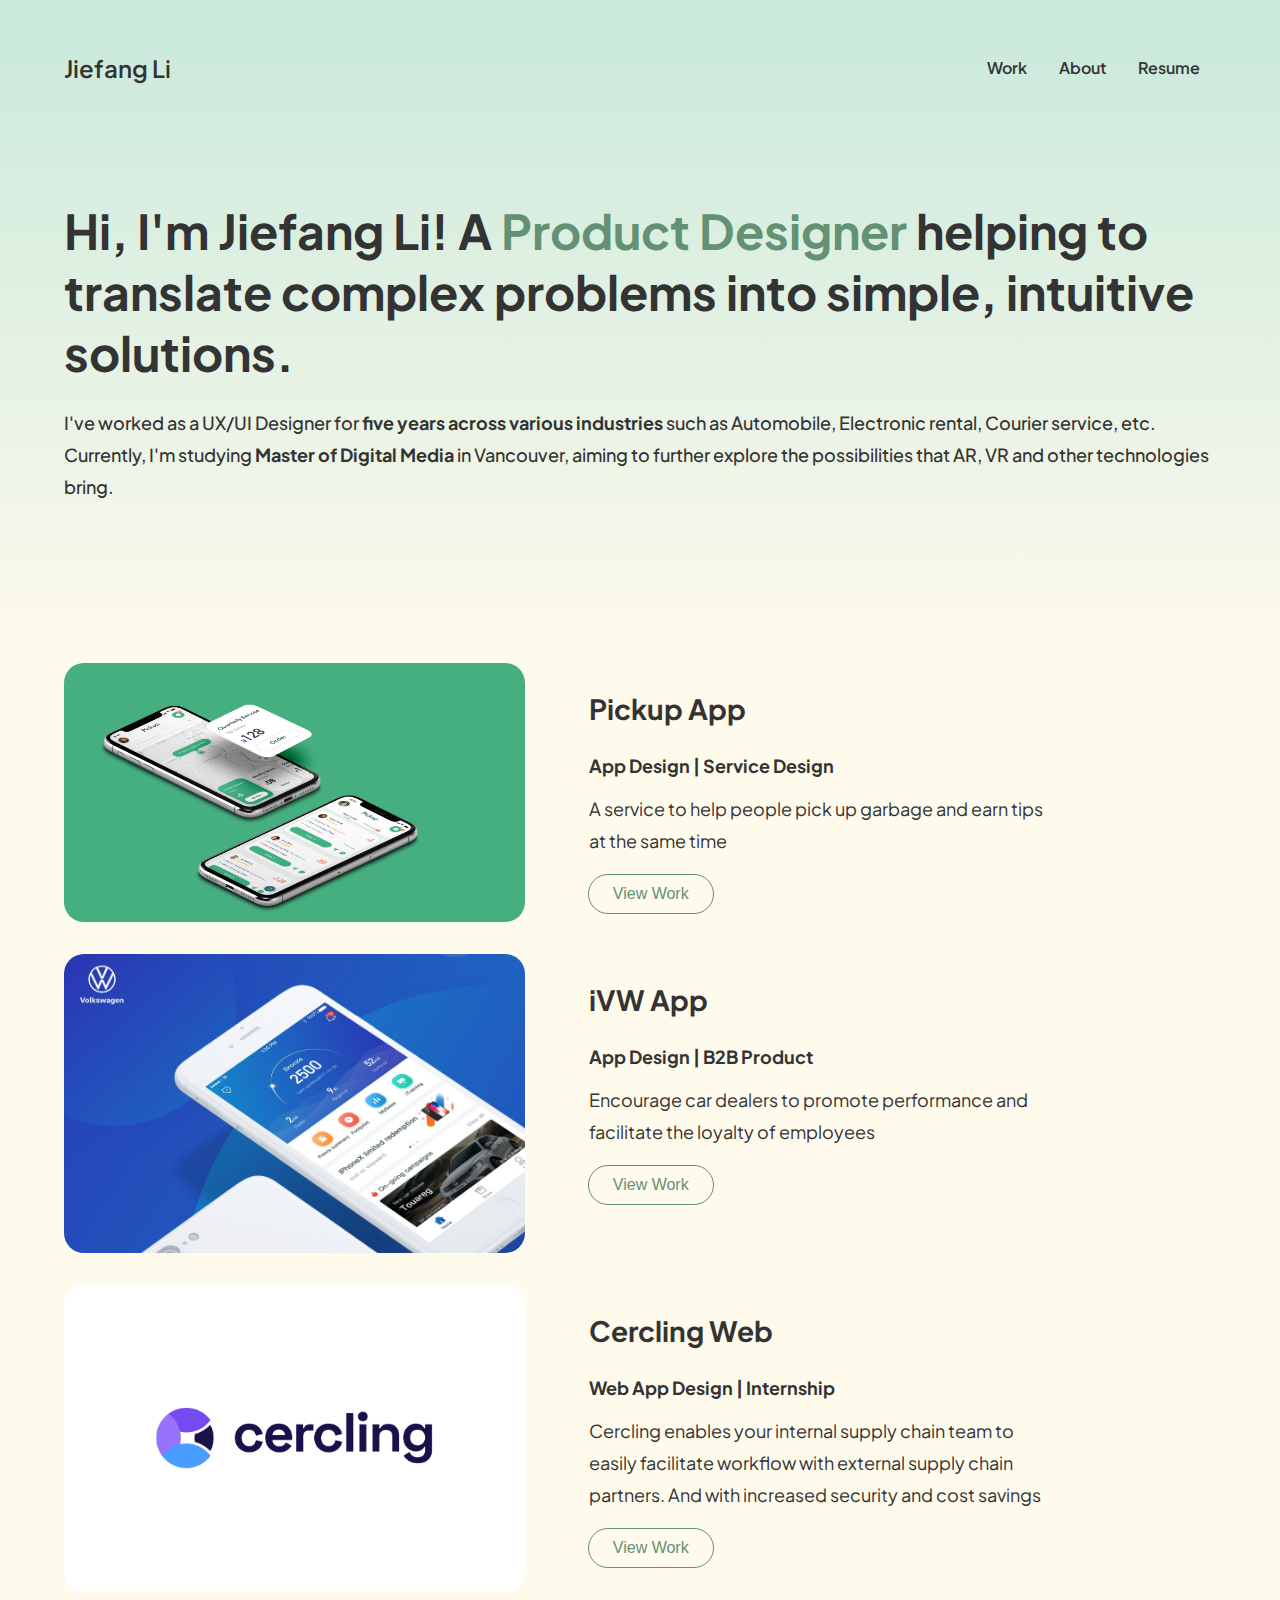
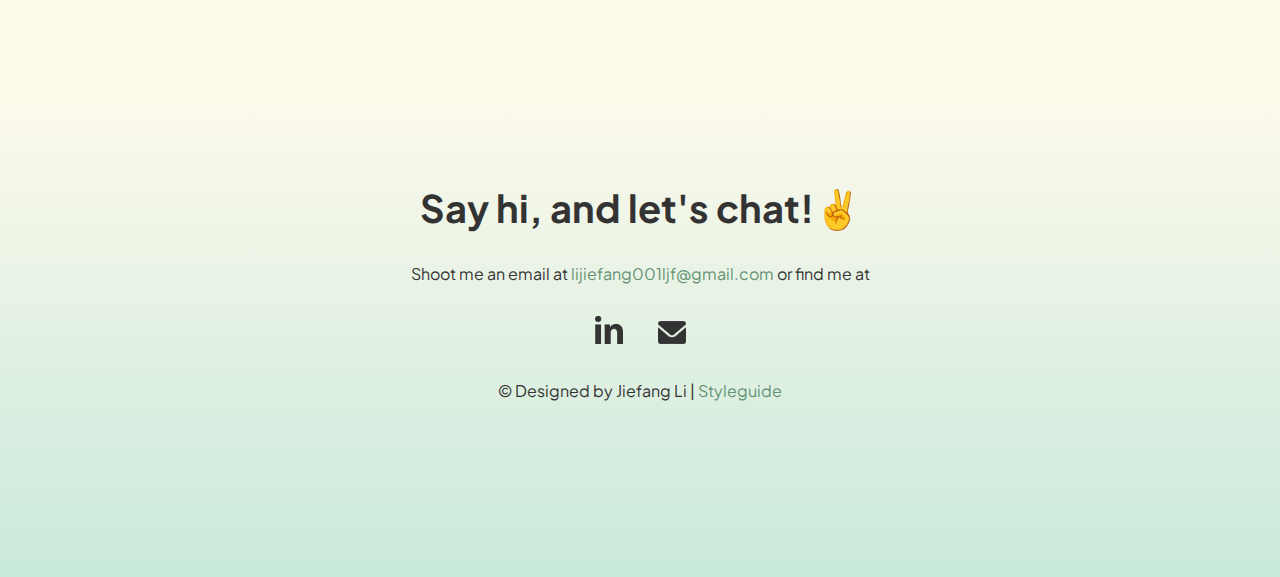
<file: index.html>
<!DOCTYPE html>
<html lang="en">

  <head>
    <meta charset="utf-8">
    <meta name="viewport" content="width=device-width, initial-scale=1, maximum-scale=1, minimum-scale=1"> 
    <title>Jiefang Li</title>
    <link href="css/index.css" rel="stylesheet">
  </head>

  <body>
    <header>
      <div class="container_nav">
        <a href="index.html" id="my_name">Jiefang Li</a>
        <nav id="top_nav">
          <ul>
            <li><a href="index.html">Work</a ></li>
            <li><a href="about.html">About</a ></li>
            <li ><a href="https://drive.google.com/file/d/1ilSDPr38J20eE-0xOIcTPWDny7pMqRMl/view?usp=share_link">Resume</a ></li>
          </ul>
        </nav>
      </div>
    </header>

    <div id="gradient"></div>

    <div class="cover">
      <h1>Hi, I'm Jiefang Li! A <span class="white_color">Product Designer</span> helping to translate complex problems into simple, intuitive solutions.</h1>
      <p class="cover_h4"> I've worked as a UX/UI Designer for <span class="strong_text">five years across various industries</span> such as Automobile, Electronic rental, Courier service, etc. 
      Currently, I'm studying <span class="strong_text">Master of Digital Media</span> in Vancouver, aiming to further explore the possibilities that AR, VR and other technologies bring.</p>      
    </div>


    <div class="works_collection">
      <div class="work">
        <img class="work_image" src="images/index/image1.jpg" alt="Cercling Website">
        <div class="work_text">
          <h3>Pickup App</h3>
          <h4>App Design | Service Design</h4>
          <p class="work_intro">A service to help people pick up garbage and earn tips at the same time</p>
          <input type="button" class="view_work" onclick="location.href='work1.html'" value="View Work">
        </div>
      </div>

      <div class="work">
        <img class="work_image" src="images/index/image2.png" alt="Pickup App">
        <div class="work_text">
          <h3>iVW App</h3>
          <h4>App Design | B2B Product</h4>
          <p class="work_intro">Encourage car dealers to promote performance and facilitate the loyalty of employees</p> 
          <input type="button" class="view_work" onclick="location.href='work2.html'" value="View Work">
        </div>
      </div>

      <div class="work">
        <img class="work_image" src="images/index/image3.png" alt="Cercling Website">
        <div class="work_text">
          <h3>Cercling Web</h3>
          <h4>Web App Design | Internship</h4>
          <p class="work_intro">Cercling enables your internal supply chain team to easily facilitate workflow with external supply chain partners. And with increased security and cost savings</p>
          <input type="button" class="view_work" onclick="location.href='index.html'" value="View Work">
        </div>
      </div>

    </div>


    <footer>
      <div class="footer_container">
        <h2>Say hi, and let's chat!✌</h2>
        <P>Shoot me an email at  <a href="mailto:lijiefang001ljf@gmail.com" class="in_text_link">lijiefang001ljf@gmail.com</a>  or find me at</P>
        <div class="links_container">
          <a href="https://www.linkedin.com/in/lijiefang"><img src="images/index/link1.png" class=links_image alt="Linkedin Link"></a>   
          <a href="mailto:lijiefang001ljf@gmail.com"><img src="images/index/link2.png" class=links_image alt="Email Link"></a>   
          <!--Knowledge of HTML Email Tag https://www.tutorialspoint.com/html/html_email_links.htm-->   
        </div>
        <p>© Designed by Jiefang Li | <a href="styleguide.html" class="in_text_link">Styleguide</a></p>
      </div>
    </footer>
 

  </body>
</html>


<!--Visual reference for designing my portfolio: 
  https://www.glorialukdesign.com/
  https://allyklionsky.com/apple-tv
  https://www.aditisaldanha.com/
  https://www.aditisaldanha.com/linkedin-internship
-->
</file>
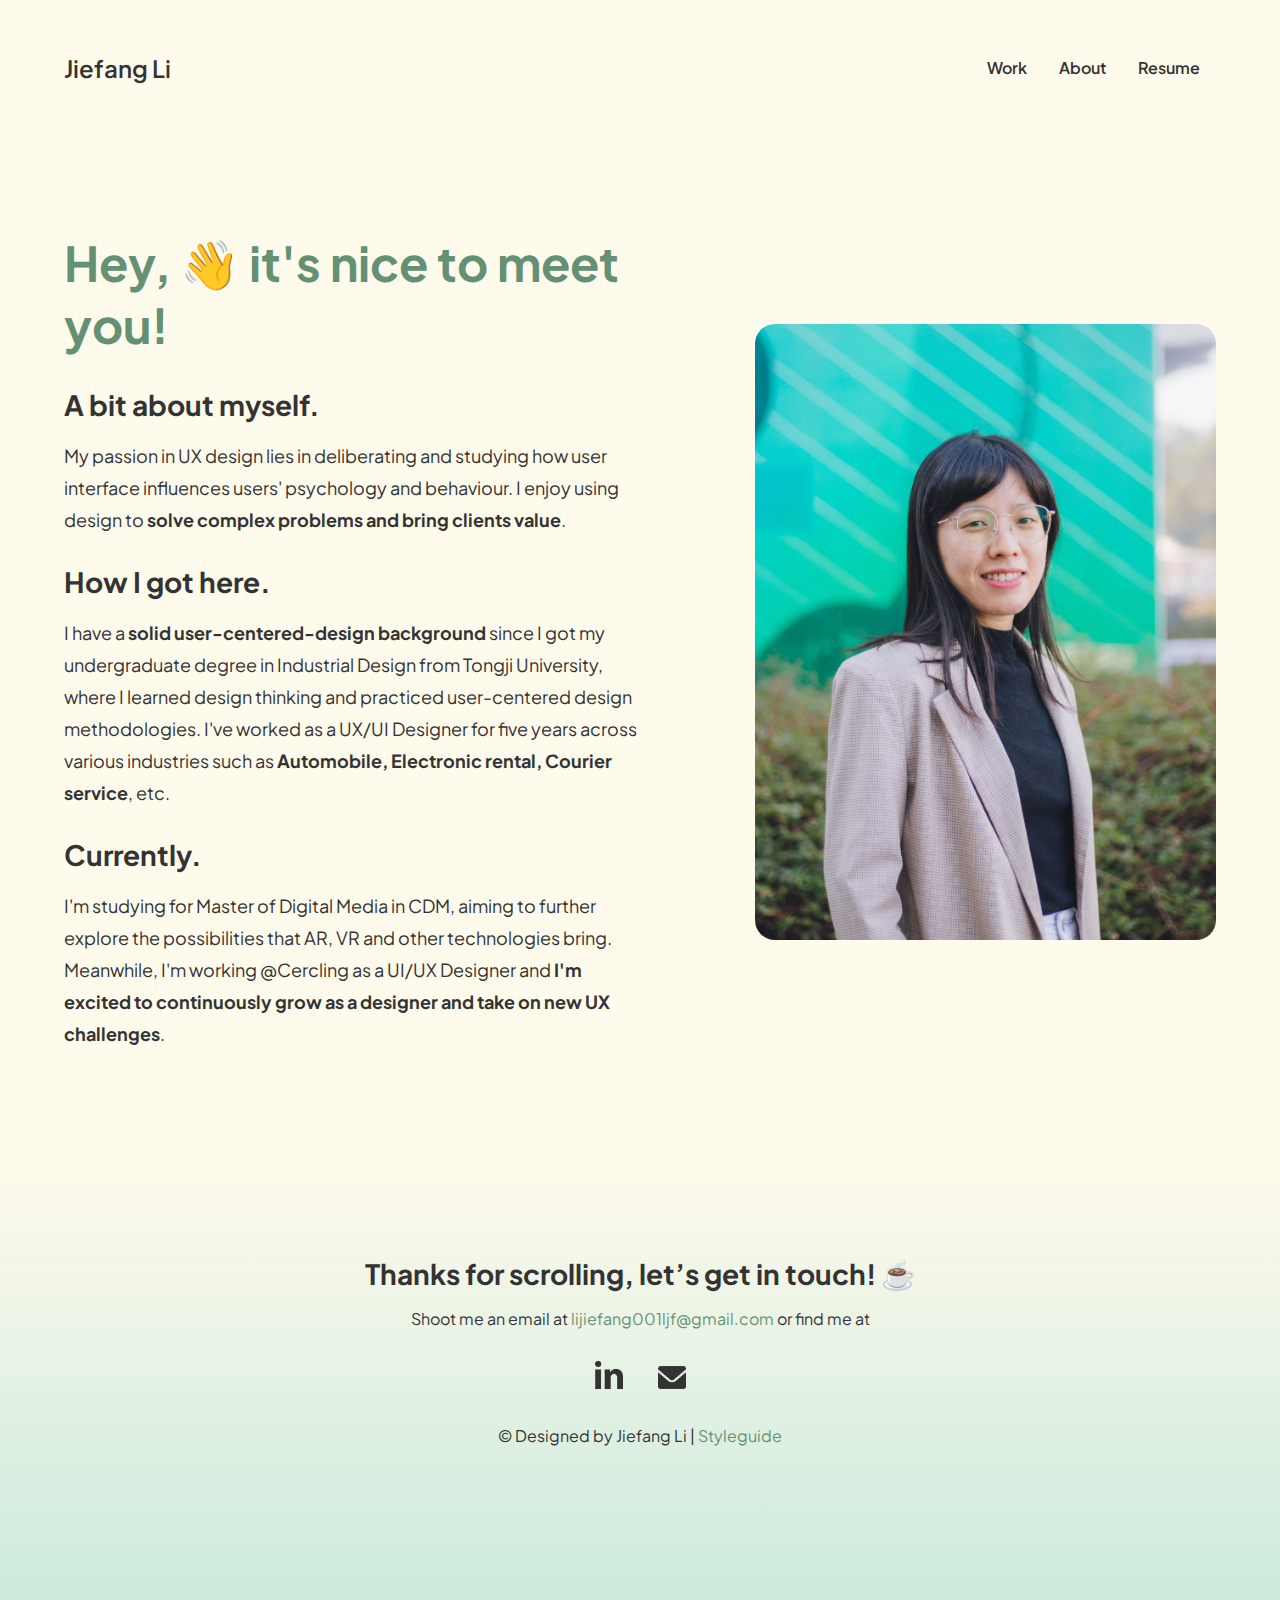
<file: about.html>
<!DOCTYPE html>
<html lang="en">

  <head>
    <meta charset="utf-8">
    <meta name="viewport" content="width=device-width, initial-scale=1, maximum-scale=1, minimum-scale=1"> 
    <title>About</title>
    <link href="css/about.css" rel="stylesheet">
  </head>

  <body>
    <header>
      <div class="container_nav">
        <a href="index.html" id="my_name">Jiefang Li</a>
        <nav id="top_nav">
          <ul>
            <li><a href="index.html">Work</a ></li>
            <li><a href="about.html">About</a ></li>
            <li ><a href="https://drive.google.com/file/d/1ilSDPr38J20eE-0xOIcTPWDny7pMqRMl/view?usp=share_link">Resume</a ></li>
          </ul>
        </nav>
      </div>
    </header>

    <div id="gradient"></div>

    <div class="bio">
      <div class="bio_text">
        <h1>Hey, 👋 it's nice to meet you!</h1>
        <h3>A bit about myself.</h3>
        <p class="body_text">My passion in UX design lies in deliberating and studying how user interface influences users' psychology and behaviour. 
          I enjoy using design to <span class="strong_text">solve complex problems and bring clients value</span>.  </p>
        <h3>How I got here.</h3>
        <p class="body_text">I have a <span class="strong_text">solid user-centered-design background</span> since I got my undergraduate degree in Industrial Design from Tongji University, where I learned design thinking and practiced user-centered design methodologies. 
          I've worked as a UX/UI Designer for five years across various industries such as <span class="strong_text">Automobile, Electronic rental, Courier service</span>, etc. </p> 
        <h3>Currently.</h3>
        <p class="body_text">I'm studying for Master of Digital Media in CDM, aiming to further explore the possibilities that AR, VR and other technologies bring. Meanwhile, I'm working @Cercling as a UI/UX Designer and <span class="strong_text">I'm excited to continuously grow as a designer and take on new UX challenges</span>.</p>
      </div>
      <div class="bio_image">
        <img id="my_image" src="images/about/photo.png" alt="My photo">
      </div>
    </div>

    <!--Hide this for now
    <div class="interests">
      <h1>Beyond design</h1>
      <p class="body_text">When I am not pushing pixels, I love painting to record this beautiful life, spending time with friends, playing badminton, hiking, taking care of my plants and cooking. 
      </p>
      <div id="photo_container">
        <img class="hobby" src="images/hobby_1.png" alt="plants">
        <img class="hobby" src="images/hobby_2.png" alt="plants">
        <img class="hobby" src="images/hobby_3.png" alt="plants">
        <img class="hobby" src="images/hobby_4.png" alt="plants">
      </div>
    </div>
    -->

    <footer>
      <div class="footer_container">
        <h3>Thanks for scrolling, let’s get in touch! ☕️</h3>
        <P>Shoot me an email at  <a href="mailto:lijiefang001ljf@gmail.com" class="in_text_link">lijiefang001ljf@gmail.com</a>  or find me at</P>
        <div class="links_container">
          <a href="https://www.linkedin.com/in/lijiefang"><img src="images/index/link1.png" class=links_image alt="Linkedin Link"></a>   
          <a href="mailto:lijiefang001ljf@gmail.com"><img src="images/index/link2.png" class=links_image alt="Email Link"></a>   
          <!--Knowledge of HTML Email Tag https://www.tutorialspoint.com/html/html_email_links.htm-->   
        </div>
        <p>© Designed by Jiefang Li | <a href="styleguide.html" class="in_text_link">Styleguide</a></p>

      </div>
    </footer>
 

  </body>
</html>
</file>
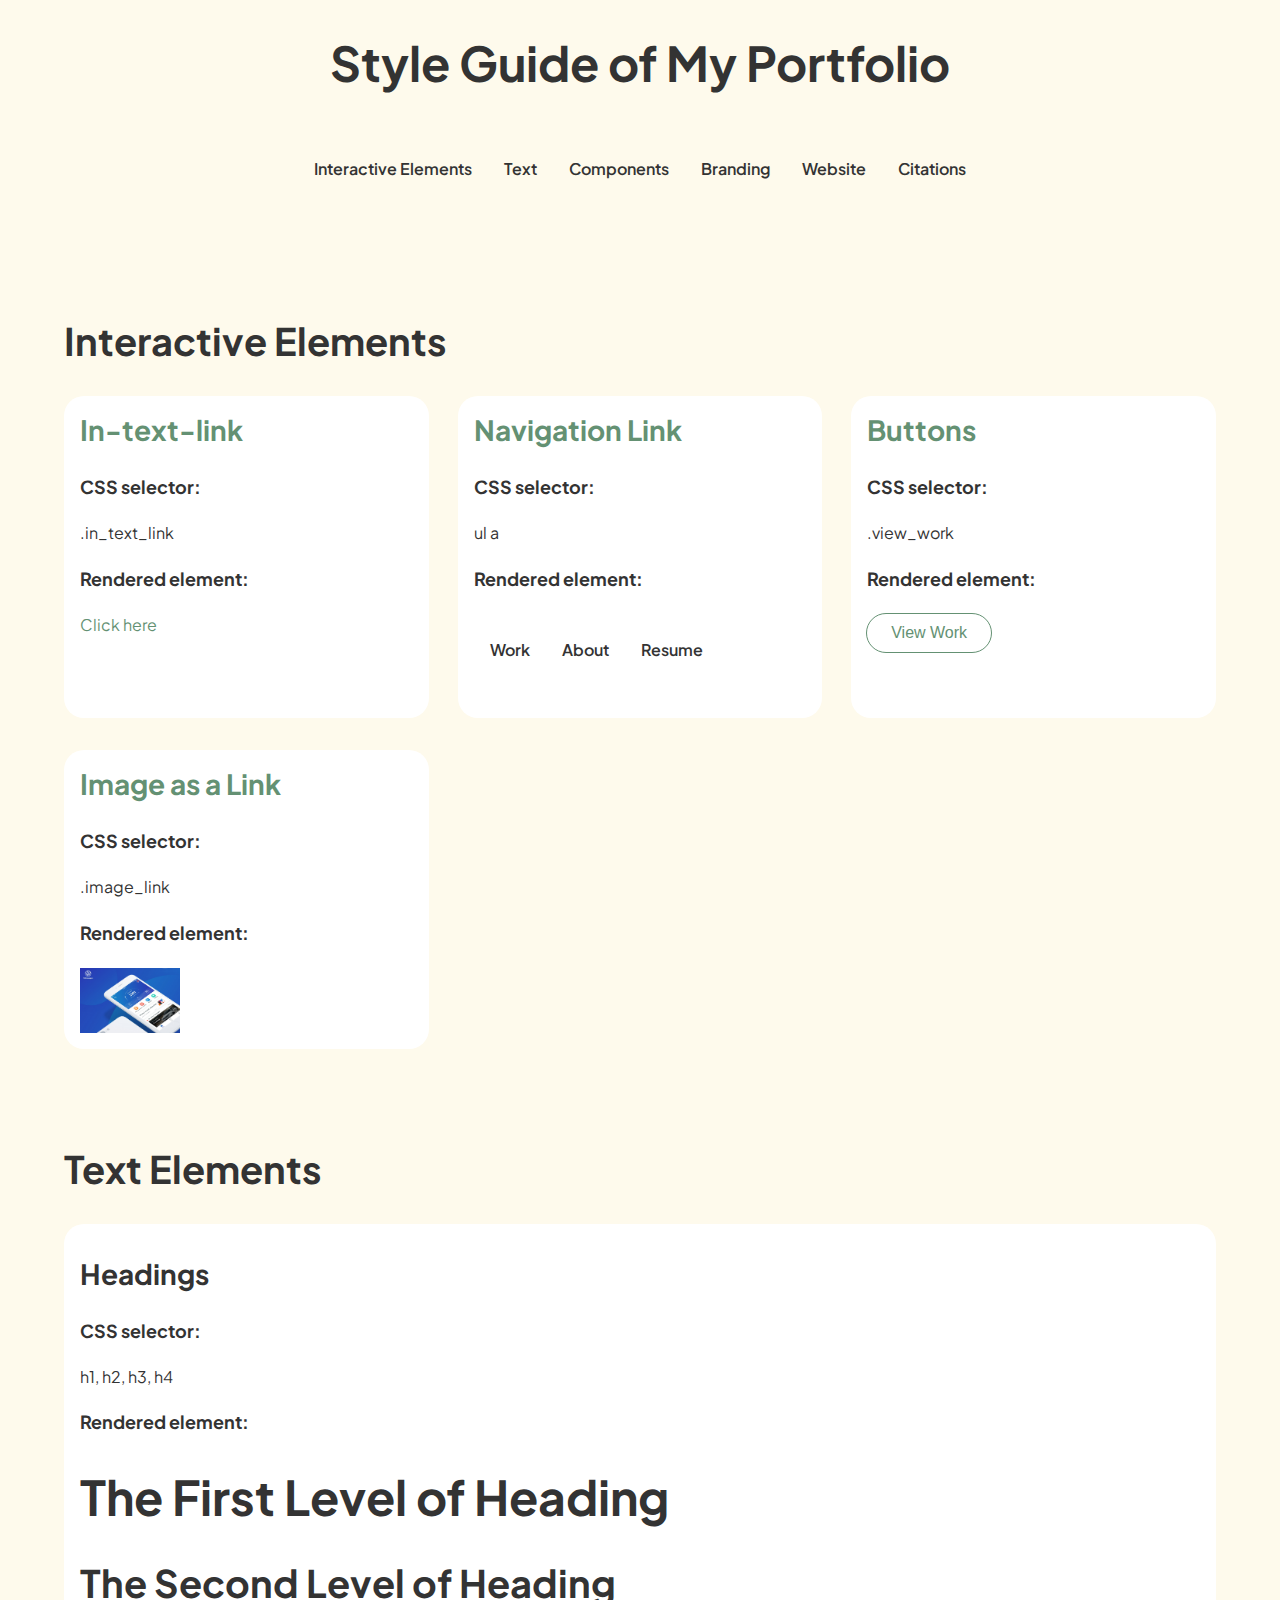
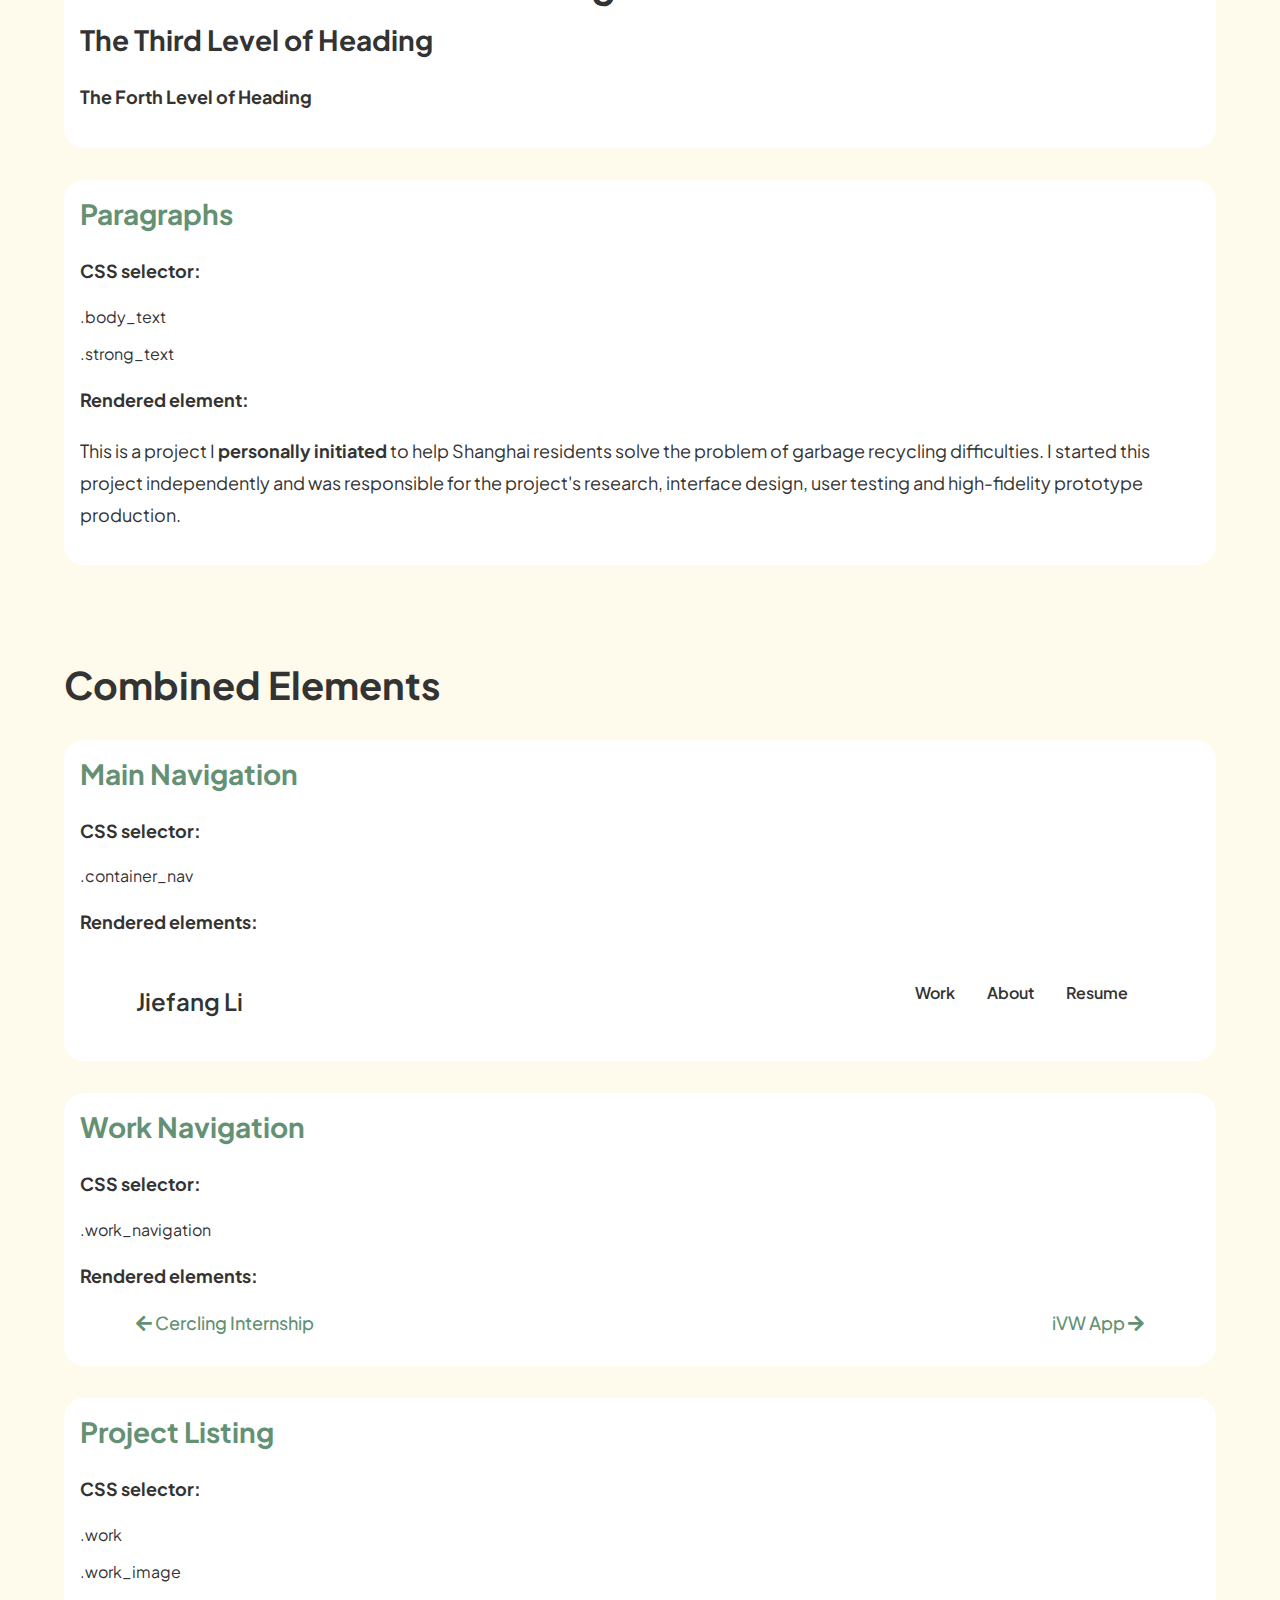
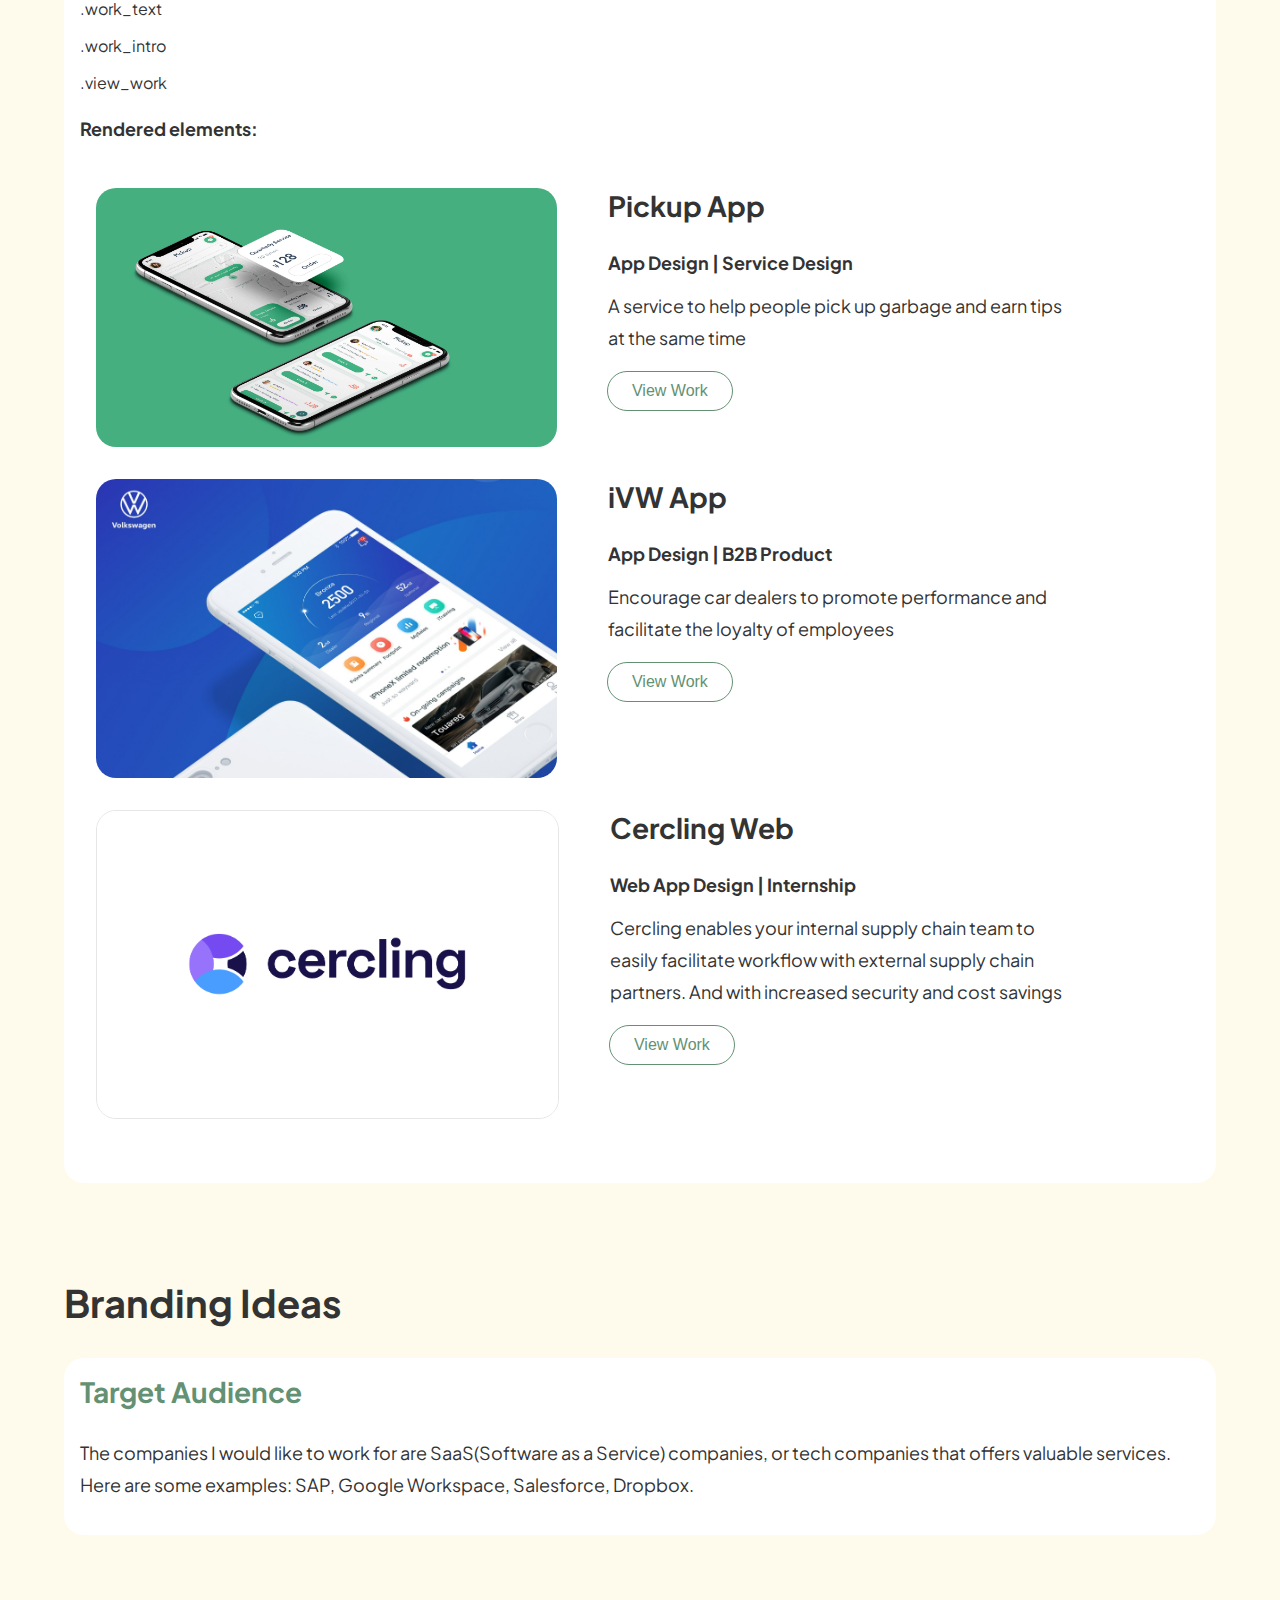
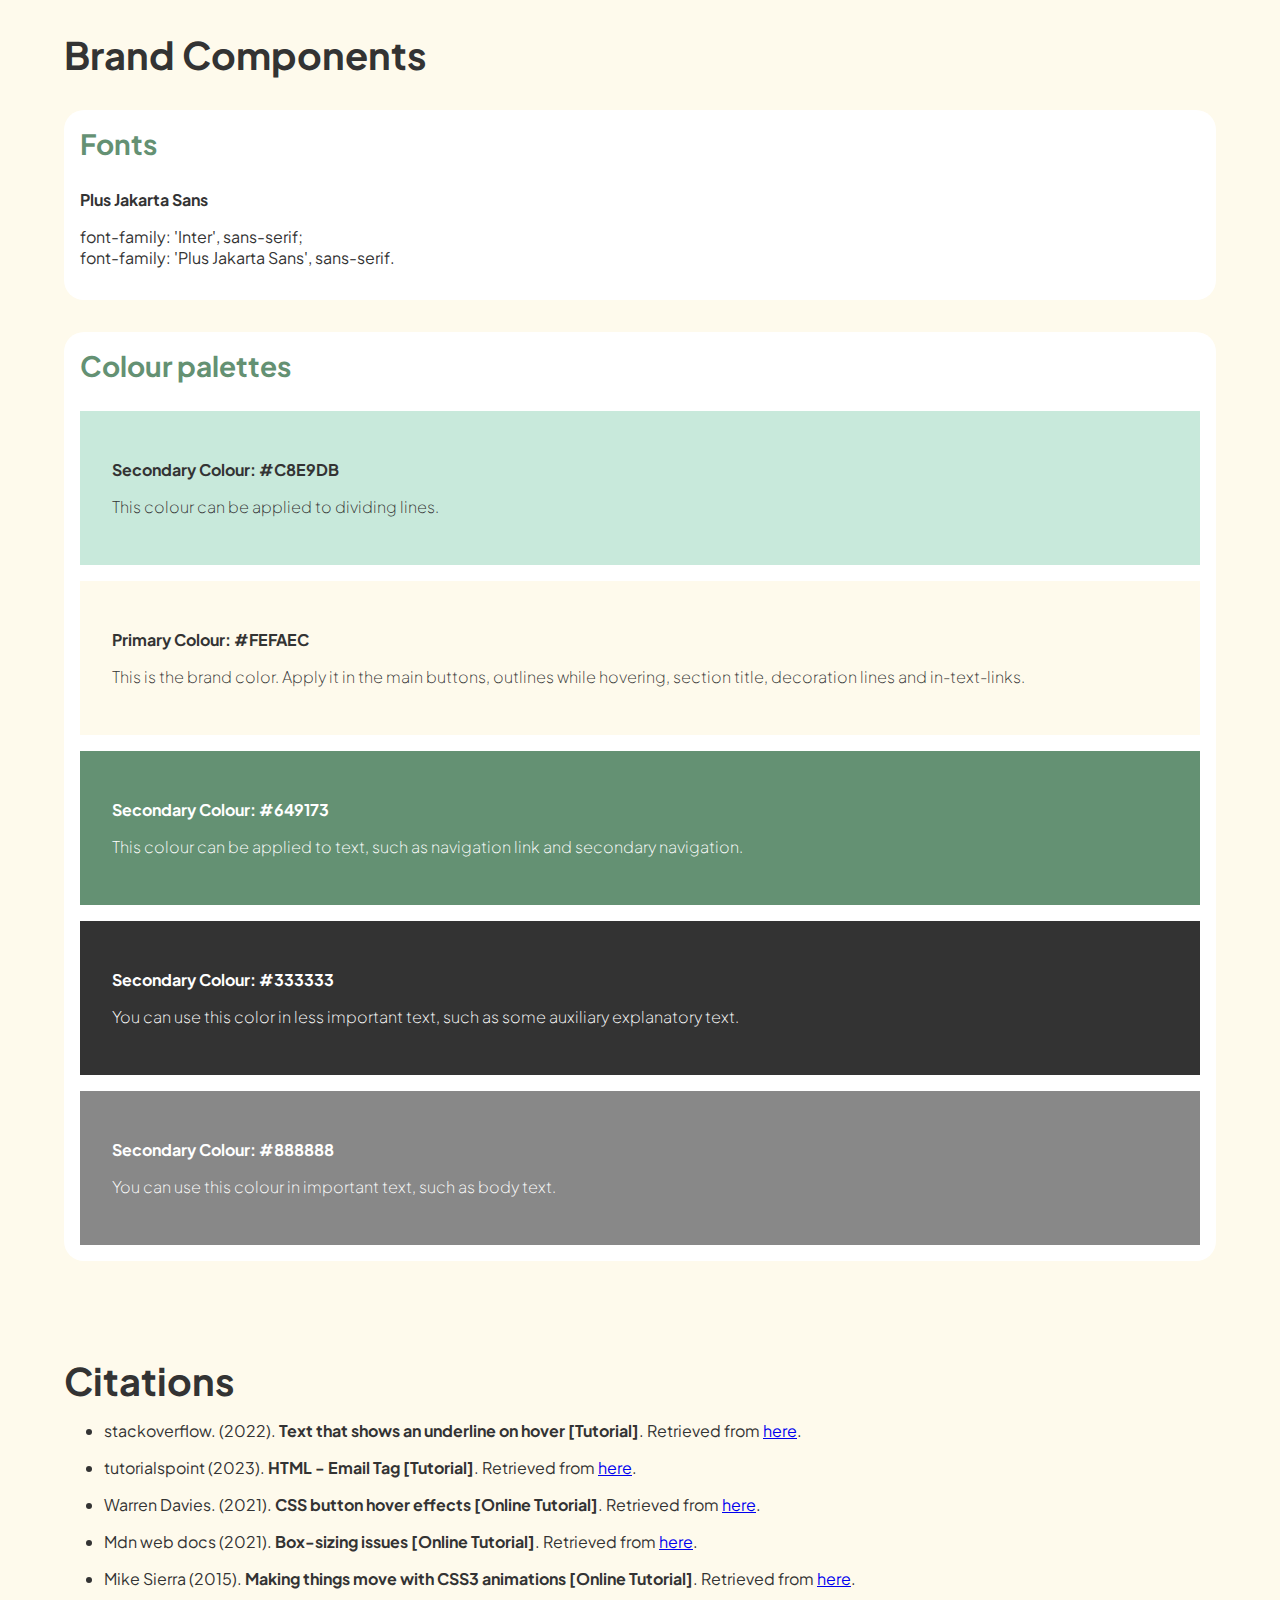
<file: styleguide.html>
<!DOCTYPE html>
<html lang="en">

  <head>
    <meta charset="utf-8">
    <meta name="viewport" content="width=device-width, initial-scale=1, maximum-scale=1, minimum-scale=1"> 
    <title>Style Guide of My Portfolio</title>
    <link href="css/styleguide.css" rel="stylesheet">
    <link rel="stylesheet" href="https://cdnjs.cloudflare.com/ajax/libs/font-awesome/5.15.3/css/all.min.css" >
  </head>

  <body>

    <header>
      <h1>Style Guide of My Portfolio</h1>
    </header>

    <nav class="sticky navigation">        
      <ul>
        <li><a href="#interactive_elements">Interactive Elements</a></li>
        <li><a href="#text_elements" >Text</a></li>
        <li><a href="#combined_elements" >Components</a></li>
        <li><a href="#branding_ideas" >Branding</a></li>
        <li><a href="index.html" >Website</a></li>
        <li><a href="#citations" >Citations</a></li>
     </ul> 
    </nav>

  <section class="container_content">  
    <!-- INTERACTIVE ELEMENTS SECTION // -->

    <section id="interactive_elements">
      <h2>Interactive Elements</h2>

      <div class="section1_wrapper">

        <section class="in_text_link_section">
          <h3>In-text-link</h3>

          <h4>CSS selector:</h4>
          <p>.in_text_link</p>

          <h4>Rendered element:</h4>
            <a href="#" class="in_text_link" target="_blank">Click here</a> 
      
        </section>


        <section class="nav_link_section">
          <h3>Navigation Link</h3>


          <h4>CSS selector:</h4>
          <p>ul a</p>

          <h4>Rendered element:</h4>
          <nav class="top_nav">
            <ul>
              <li><a href="#">Work</a ></li>
              <li><a href="#">About</a ></li>
              <li ><a href="#">Resume</a ></li>
            </ul>
          </nav>

        </section>


        <section class="button_section">
          <h3>Buttons</h3>

          <h4>CSS selector:</h4>
          <p>.view_work</p>

          <h4>Rendered element:</h4>
          <input type="button" class="view_work" value="View Work">

        </section>
      


        <section class="image_as_link_section">
          <h3>Image as a Link</h3>

          <h4>CSS selector:</h4>
          <p>.image_link</p>

          <h4>Rendered element:</h4>
          <a href="#"> 
            <img class="image_link" src="images/index/image2.png" alt="First work">
          </a>

        </section>

      </div>

    </section>
    <!-- // INTERACTIVE ELEMENTS SECTION -->



    <!-- TEXT ELEMENTS SECTION // -->
    <div id="text_elements">
      <h2>Text Elements</h2>
      <div class="section2_wrapper">

        <div class="heading_section">
          <h3>Headings</h3>
          
          <h4>CSS selector:</h4>
          <p>h1, h2, h3, h4</p>

          <h4>Rendered element:</h4>
          <h1>The First Level of Heading</h1>
          <h2>The Second Level of Heading</h2>
          <h3>The Third Level of Heading</h3>
          <h4>The Forth Level of Heading</h4>

        </div>

        <section class="paragraph_section">
          <h3>Paragraphs</h3>

          <h4>CSS selector:</h4>
          <p>.body_text</p>    
          <p>.strong_text</p>

          <h4>Rendered element:</h4>
          <p class="body_text">This is a project I <span class="strong_text">personally initiated</span> to help Shanghai residents solve the problem of garbage recycling difficulties.
            I started this project independently and was responsible for the project's research, interface design, user testing and high-fidelity prototype production.
          </p>

        </section>

      </div>
    </div>

    <!-- // TEXT ELEMENTS SECTION -->



    <!-- COMBINED ELEMENTS SECTION // -->
    <section id="combined_elements">
      <h2>Combined Elements</h2>

      <section class="main_nav_section">
        <h3>Main Navigation</h3>
          <h4>CSS selector:</h4>
          <p>.container_nav</p>

          <h4>Rendered elements:</h4>
          <div class="container_nav">
            <a href="index.html" id="my_name">Jiefang Li</a>
            <nav class="top_nav">
              <ul>
                <li><a href="index.html">Work</a ></li>
                <li><a href="about.html">About</a ></li>
                <li ><a href="https://drive.google.com/file/d/1ilSDPr38J20eE-0xOIcTPWDny7pMqRMl/view?usp=share_link">Resume</a ></li>
              </ul>
            </nav>
          </div>

      </section>

      <section class="work_navigation_section">
        <h3>Work Navigation</h3>
          <h4>CSS selector:</h4>
          <p>.work_navigation</p>

          <h4>Rendered elements:</h4>
          <div class="work_navigation">
            <a href="index.html"><i class="fas fa-arrow-left"></i>  Cercling Internship</a>
            <a href="work2.html">iVW App <i class="fas fa-arrow-right"></i></a>
          </div>

      </section>


      <section class="project_list_section">
        <h3>Project Listing</h3>
      
        <h4>CSS selector:</h4>
        <p>.work</p>
        <p>.work_image</p>
        <p>.work_text</p>
        <p>.work_intro</p>
        <p>.view_work</p>

        <h4>Rendered elements:</h4>
        
          <div class="works_collection">
            <div class="work">
              <img class="work_image" src="images/index/image1.jpg" alt="Cercling Website">
              <div class="work_text">
                <h3>Pickup App</h3>
                <h4>App Design | Service Design</h4>
                <p class="work_intro">A service to help people pick up garbage and earn tips at the same time</p>
                <input type="button" class="view_work" onclick="location.href='work1.html'" value="View Work">
              </div>
            </div>

            <div class="work">
              <img class="work_image" src="images/index/image2.png" alt="Pickup App">
              <div class="work_text">
                <h3>iVW App</h3>
                <h4>App Design | B2B Product</h4>
                <p class="work_intro">Encourage car dealers to promote performance and facilitate the loyalty of employees</p> 
                <input type="button" class="view_work" onclick="location.href='work2.html'" value="View Work">
              </div>
            </div>

            <div class="work">
              <img class="work_image" id="work_image3" src="images/index/image3.png" alt="Cercling Website">
              <div class="work_text">
                <h3>Cercling Web</h3>
                <h4>Web App Design | Internship</h4>
                <p class="work_intro">Cercling enables your internal supply chain team to easily facilitate workflow with external supply chain partners. And with increased security and cost savings</p>
                <input type="button" class="view_work" onclick="location.href='index.html'" value="View Work">
              </div>
            </div>

          </div>

      </section>

    </section>  
    <!-- // COMBINED ELEMENTS SECTION -->


    <!-- BRANDING IDEAS SECTION // -->
    <section id="branding_ideas">
      <h2>Branding Ideas</h2>

      <section class="element">
        <h3>Target Audience</h3>
        <p class="body_text">The companies I would like to work for are SaaS(Software as a Service) companies, or tech companies that offers valuable services.
          Here are some examples: SAP, Google Workspace, Salesforce, Dropbox.</p>
      </section>

    </section>
    <!-- // BRANDING IDEAS SECTION -->


    <!-- BRAND COMPONENTS SECTION // -->
    <section id="branding_components">
      <h2>Brand Components</h2>
        
        <section class="element">
          <h3>Fonts</h3>
          <p><strong>Plus Jakarta Sans</strong></p>
          <P>
          font-family: 'Inter', sans-serif;<br>
          font-family: 'Plus Jakarta Sans', sans-serif.</P>

        </section>
        
        
        <section class="element">
          <h3>Colour palettes</h3>

          <div class="color_palettes">
            <div id="palette1">
              <p>Secondary Colour: #C8E9DB</p>
              <p class="text-under-palettes">This colour can be applied to dividing lines.</p>
            </div>
            <div id="palette2">
              <p>Primary Colour: #FEFAEC</p>
              <p class="text-under-palettes">This is the brand color. Apply it in the main buttons, outlines while hovering, section title, decoration lines and in-text-links. </p>
            </div>
            <div id="palette3">
              <p>Secondary Colour: #649173</p>
              <p class="text-under-palettes">This colour can be applied to text, such as navigation link and secondary navigation. </p>
            </div>
            <div id="palette4">
              <p>Secondary Colour: #333333</p>
              <p class="text-under-palettes">You can use this color in less important text, such as some auxiliary explanatory text.</p>
            </div>
            <div id="palette5">
              <p>Secondary Colour: #888888</p>
              <p class="text-under-palettes">You can use this colour in important text, such as body text. </p>

            </div>
  
          </div>
        </section>


    </section>
    <!-- // BRAND COMPONENTS SECTION -->


    
    <section id="citations">
      <h2>Citations</h2>

      <ul>
        <li>stackoverflow. (2022). <strong>Text that shows an underline on hover [Tutorial]</strong>. Retrieved from <a href="https://stackoverflow.com/questions/22674633/text-that-shows-an-underline-on-hover">here</a>.</li>
        <li>tutorialspoint (2023). <strong>HTML - Email Tag [Tutorial]</strong>. Retrieved from <a href="https://www.tutorialspoint.com/html/html_email_links.htm">here</a>.</li>
        <li>Warren Davies. (2021). <strong>CSS button hover effects [Online Tutorial]</strong>. Retrieved from <a href="https://alvarotrigo.com/blog/best-css-button-hover-effects/">here</a>.</li>
        <li>Mdn web docs (2021). <strong>Box-sizing issues [Online Tutorial]</strong>. Retrieved from <a href="https://developer.mozilla.org/en-US/docs/Web/CSS/box-sizing">here</a>.</li>
        <li>Mike Sierra (2015). <strong>Making things move with CSS3 animations [Online Tutorial]</strong>. Retrieved from <a href="https://webplatform.github.io/docs/tutorials/css_animations/">here</a>.</li>

        

      </ul>
    </section>

  </section>

  </body>
</html>
</file>
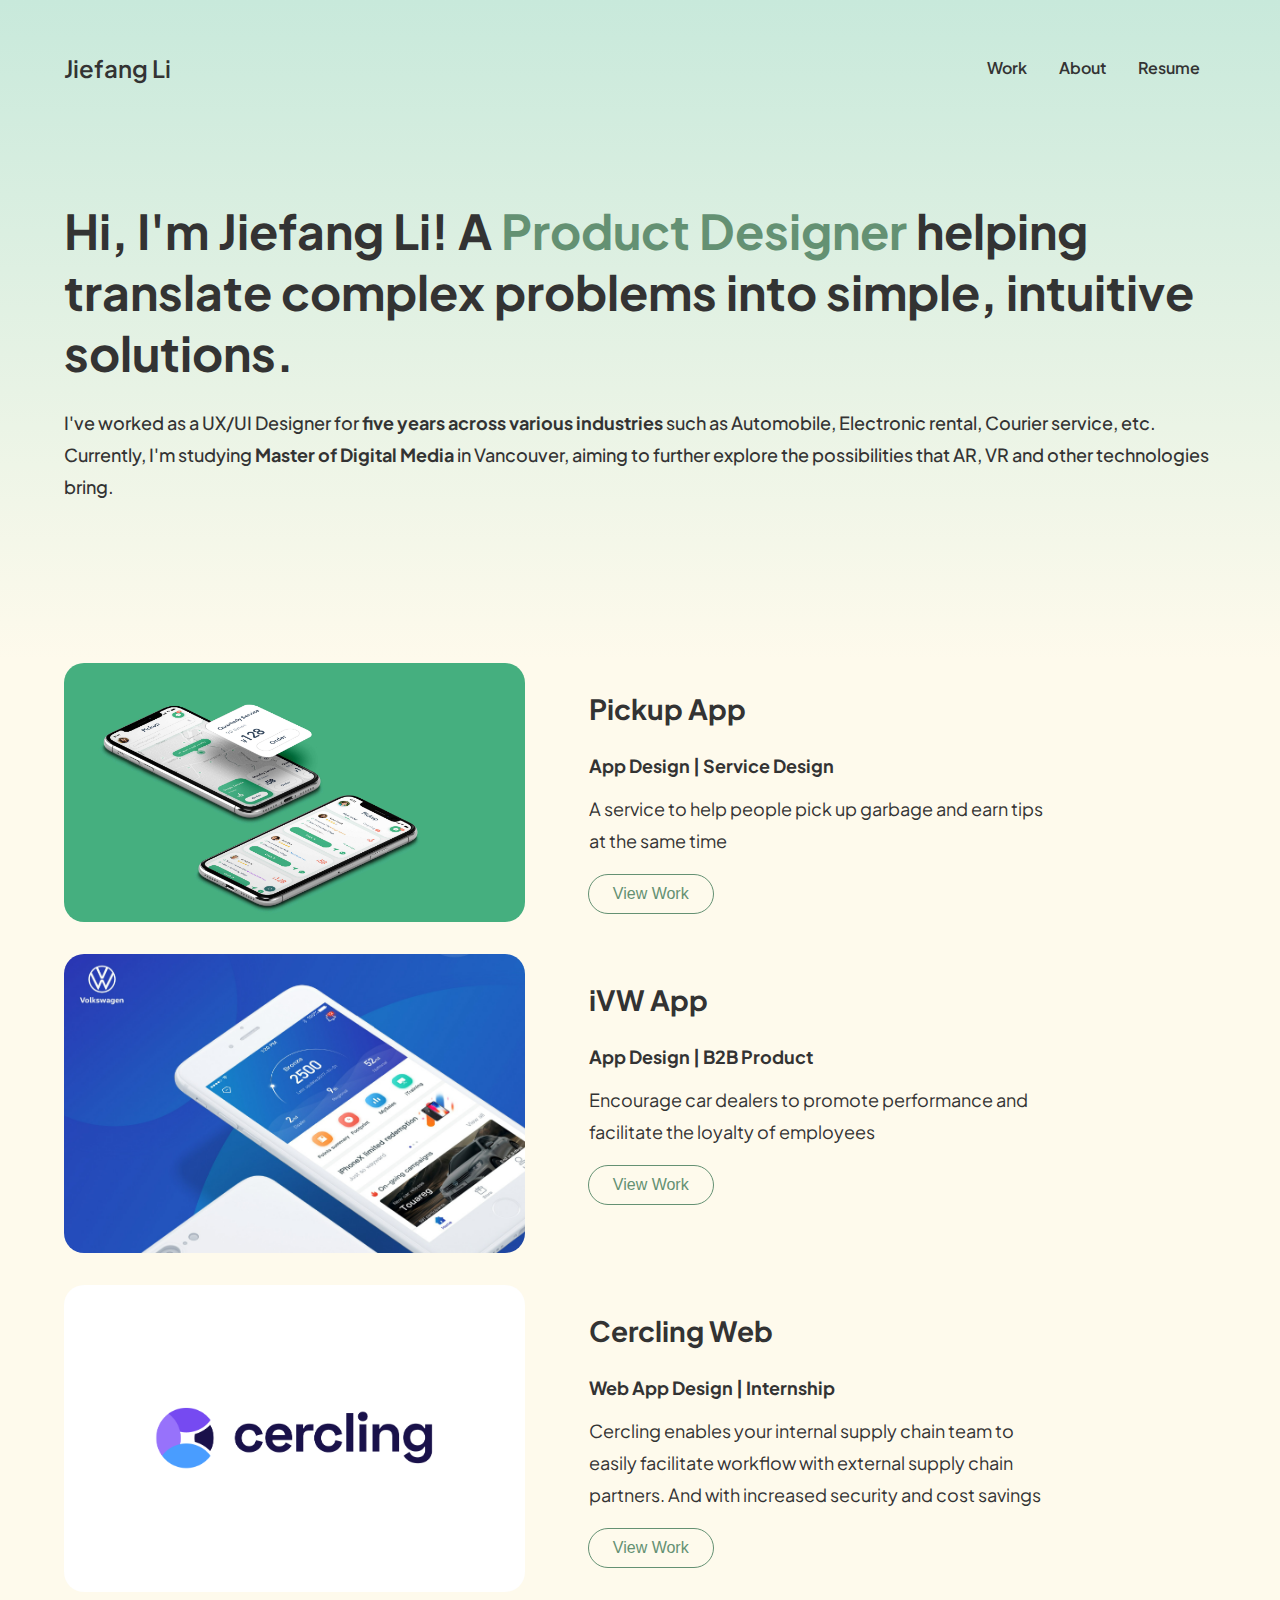
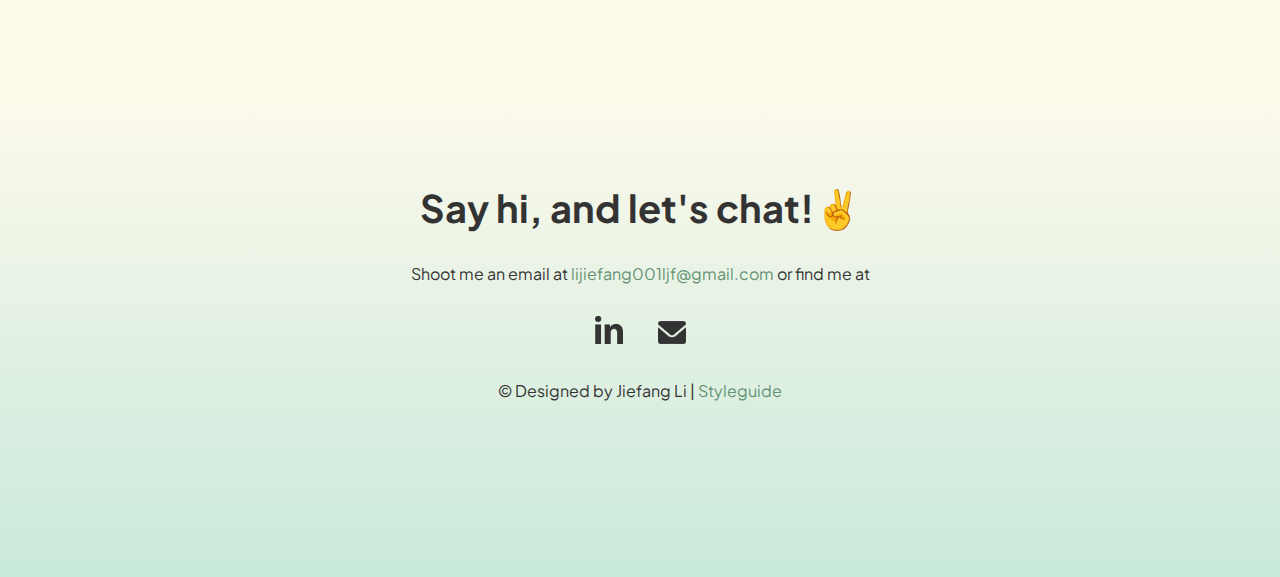
<file: work.html>
<!DOCTYPE html>
<html lang="en">

  <head>
    <meta charset="utf-8">
    <meta name="viewport" content="width=device-width, initial-scale=1, maximum-scale=1, minimum-scale=1"> 
    <title>Jiefang Li</title>
    <link href="css/work.css" rel="stylesheet">
  </head>

  <body>
    <header>
      <div class="container_nav">
        <a href="work.html" id="my_name">Jiefang Li</a>
        <nav id="top_nav">
          <ul>
            <li><a href="work.html">Work</a ></li>
            <li><a href="about.html">About</a ></li>
            <li ><a href="https://drive.google.com/file/d/1ilSDPr38J20eE-0xOIcTPWDny7pMqRMl/view?usp=share_link">Resume</a ></li>
          </ul>
        </nav>
      </div>
    </header>

    <div id="gradient"></div>

    <div class="cover">
      <h1>Hi, I'm Jiefang Li! A <span class="white_color">Product Designer</span> helping translate complex problems into simple, intuitive solutions.</h1>
      <p class="cover_h4"> I've worked as a UX/UI Designer for <span class="strong_text">five years across various industries</span> such as Automobile, Electronic rental, Courier service, etc. 
      Currently, I'm studying <span class="strong_text">Master of Digital Media</span> in Vancouver, aiming to further explore the possibilities that AR, VR and other technologies bring.</p>      
    </div>


    <div class="works_collection">
      <div class="work">
        <img class="work_image" src="images/work/image1.jpg" alt="Cercling Website">
        <div class="work_text">
          <h3>Pickup App</h3>
          <h4>App Design | Service Design</h4>
          <p class="work_intro">A service to help people pick up garbage and earn tips at the same time</p>
          <input type="button" class="view_work" onclick="location.href='work1.html'" value="View Work">
        </div>
      </div>

      <div class="work">
        <img class="work_image" src="images/work/image2.png" alt="Pickup App">
        <div class="work_text">
          <h3>iVW App</h3>
          <h4>App Design | B2B Product</h4>
          <p class="work_intro">Encourage car dealers to promote performance and facilitate the loyalty of employees</p> 
          <input type="button" class="view_work" onclick="location.href='work2.html'" value="View Work">
        </div>
      </div>

      <div class="work">
        <img class="work_image" src="images/work/image3.png" alt="Cercling Website">
        <div class="work_text">
          <h3>Cercling Web</h3>
          <h4>Web App Design | Internship</h4>
          <p class="work_intro">Cercling enables your internal supply chain team to easily facilitate workflow with external supply chain partners. And with increased security and cost savings</p>
          <input type="button" class="view_work" onclick="location.href='work.html'" value="View Work">
        </div>
      </div>

    </div>


    <footer>
      <div class="footer_container">
        <h2>Say hi, and let's chat!✌</h2>
        <P>Shoot me an email at  <a href="mailto:lijiefang001ljf@gmail.com" class="in_text_link">lijiefang001ljf@gmail.com</a>  or find me at</P>
        <div class="links_container">
          <a href="https://www.linkedin.com/in/lijiefang"><img src="images/work/link1.png" class=links_image alt="Linkedin Link"></a>   
          <a href="mailto:lijiefang001ljf@gmail.com"><img src="images/work/link2.png" class=links_image alt="Email Link"></a>   
          <!--Knowledge of HTML Email Tag https://www.tutorialspoint.com/html/html_email_links.htm-->   
        </div>
        <p>© Designed by Jiefang Li | <a href="styleguide.html" class="in_text_link">Styleguide</a></p>
      </div>
    </footer>
 

  </body>
</html>


<!--Visual reference for designing my portfolio: 
  https://www.glorialukdesign.com/
  https://allyklionsky.com/apple-tv
  https://www.aditisaldanha.com/
  https://www.aditisaldanha.com/linkedin-internship
-->
</file>
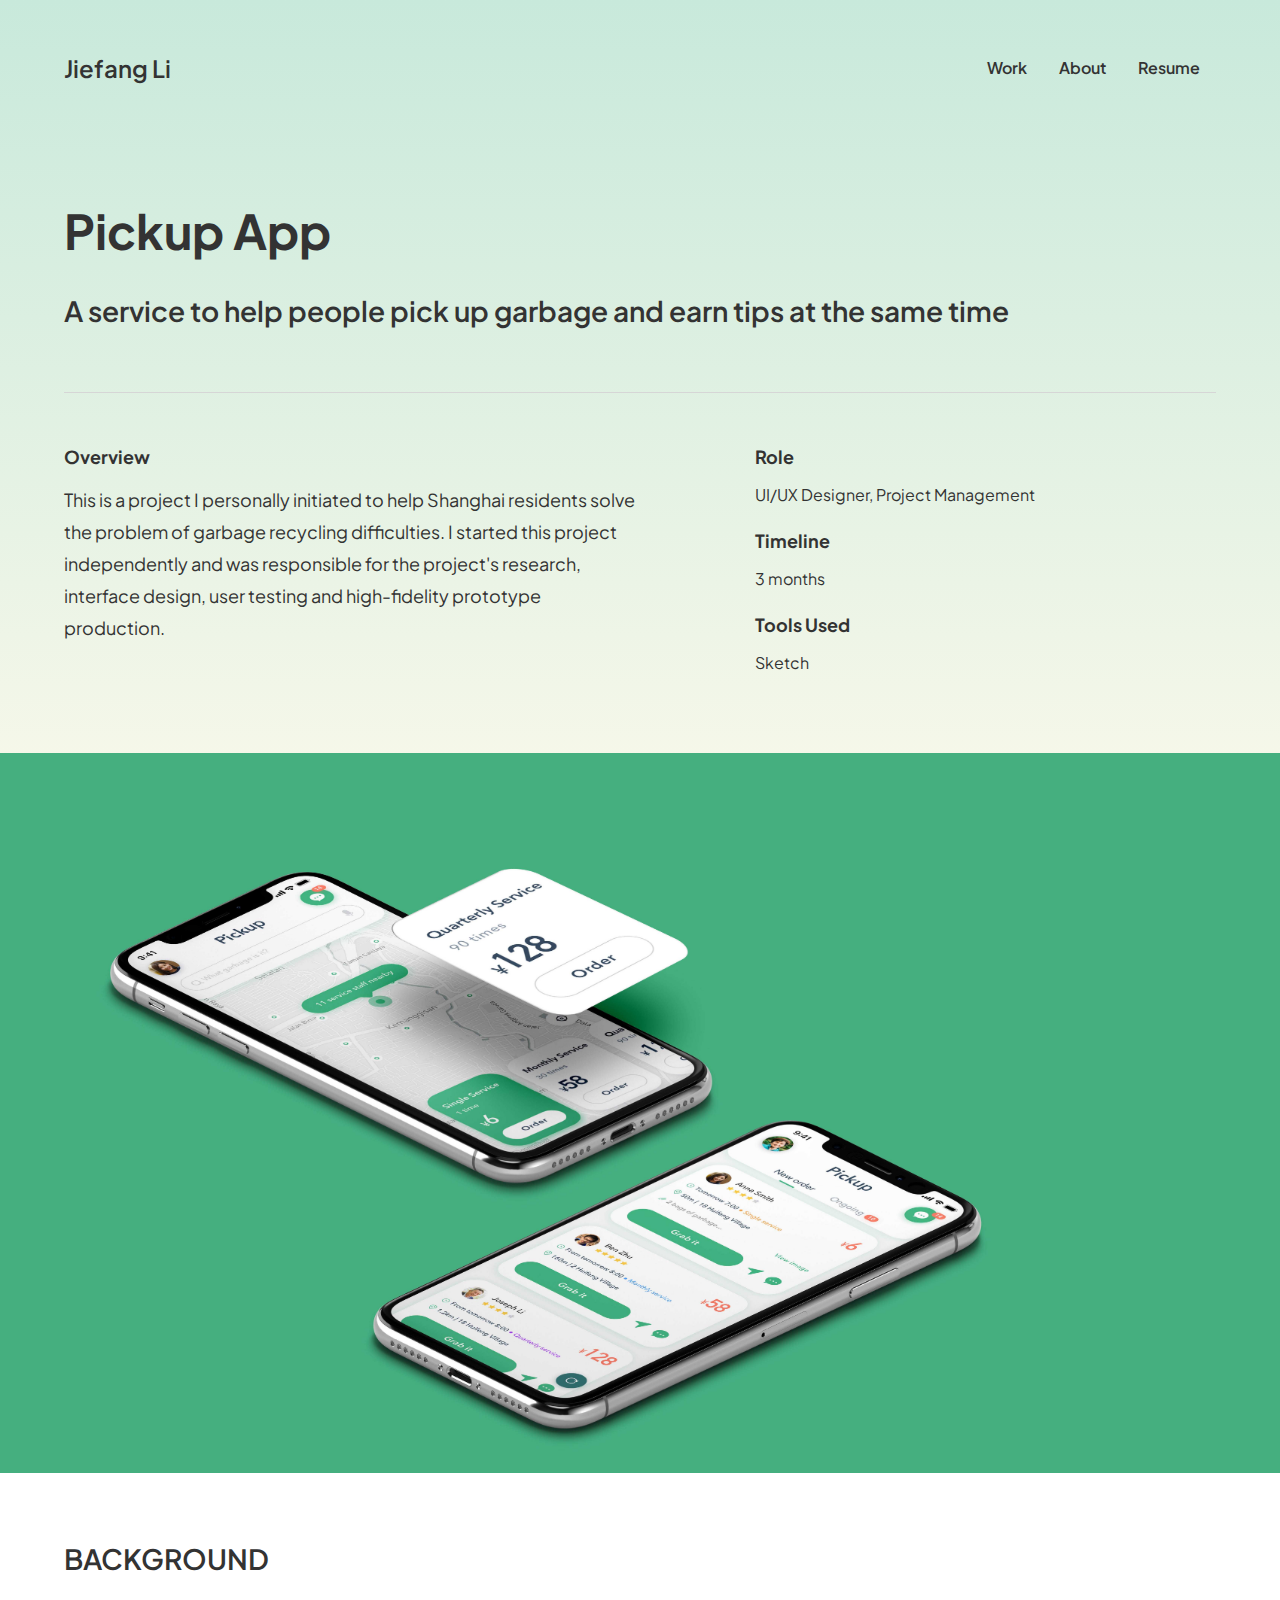
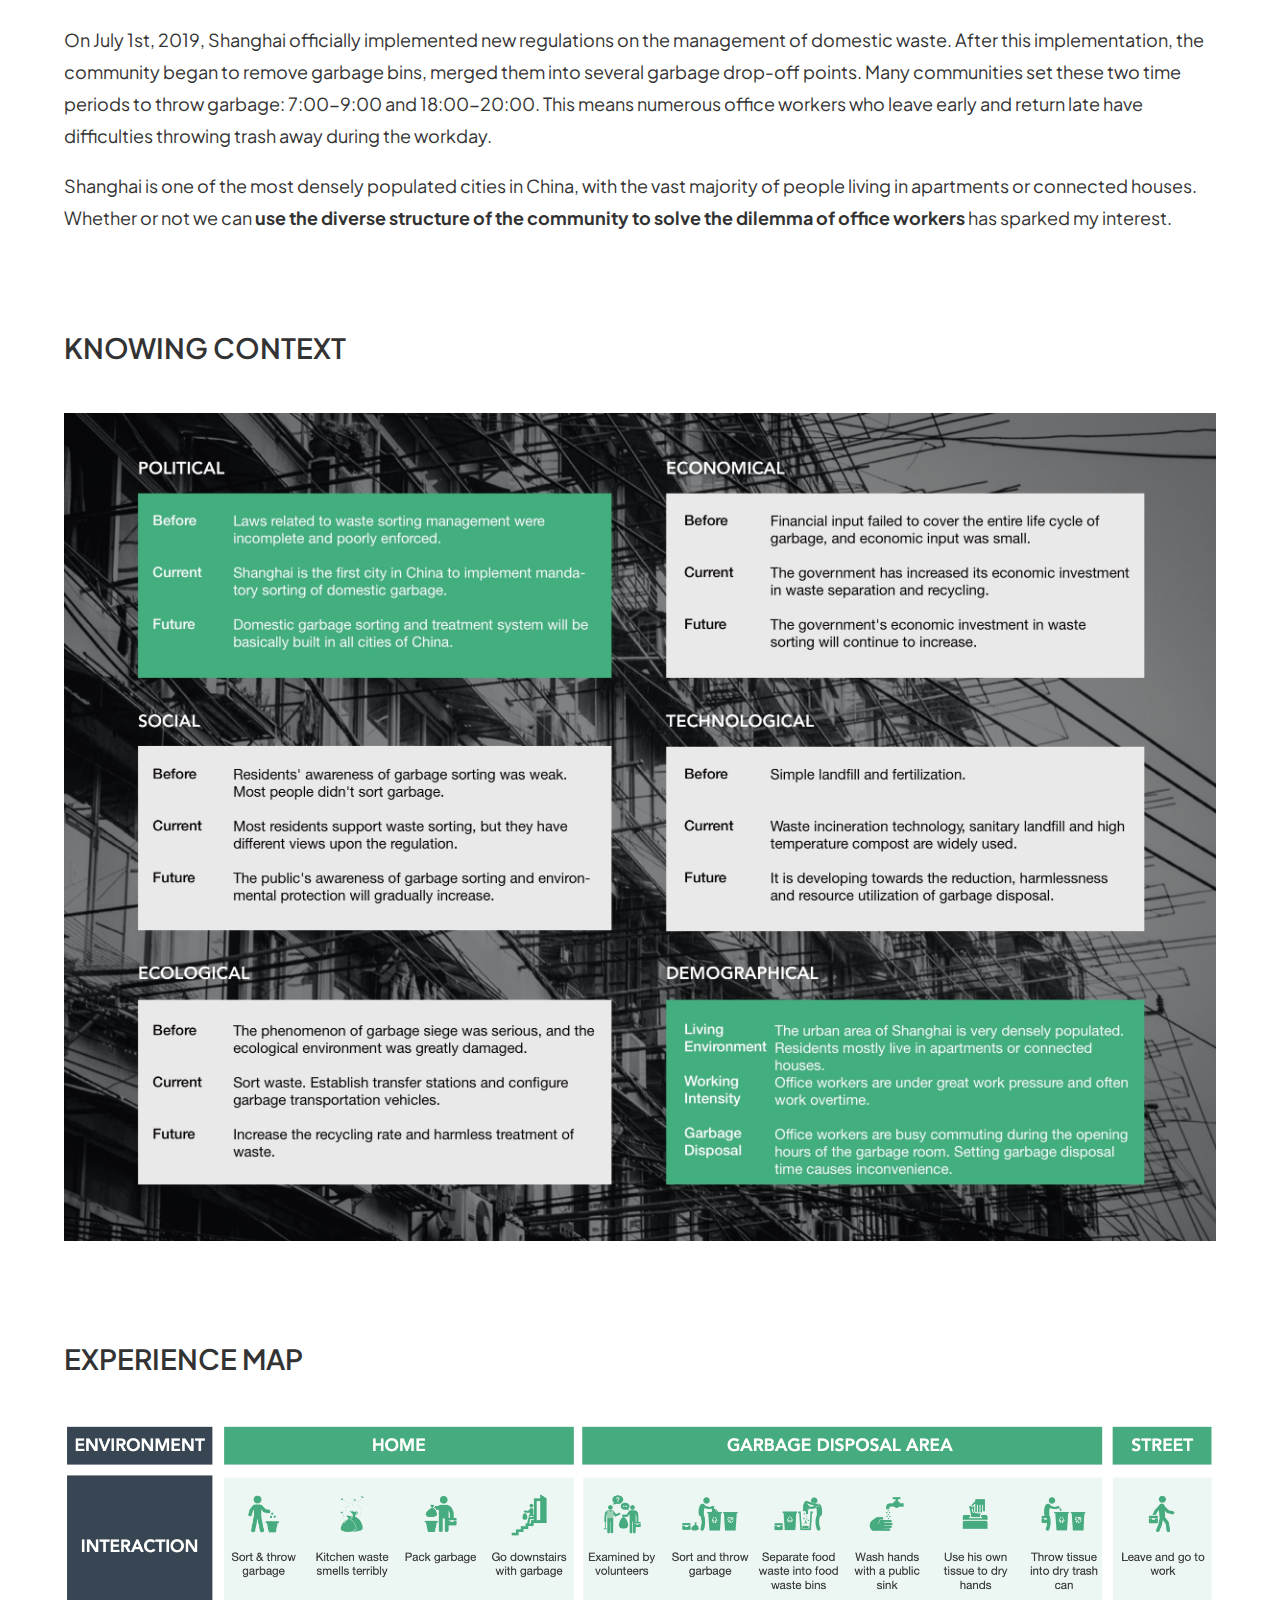
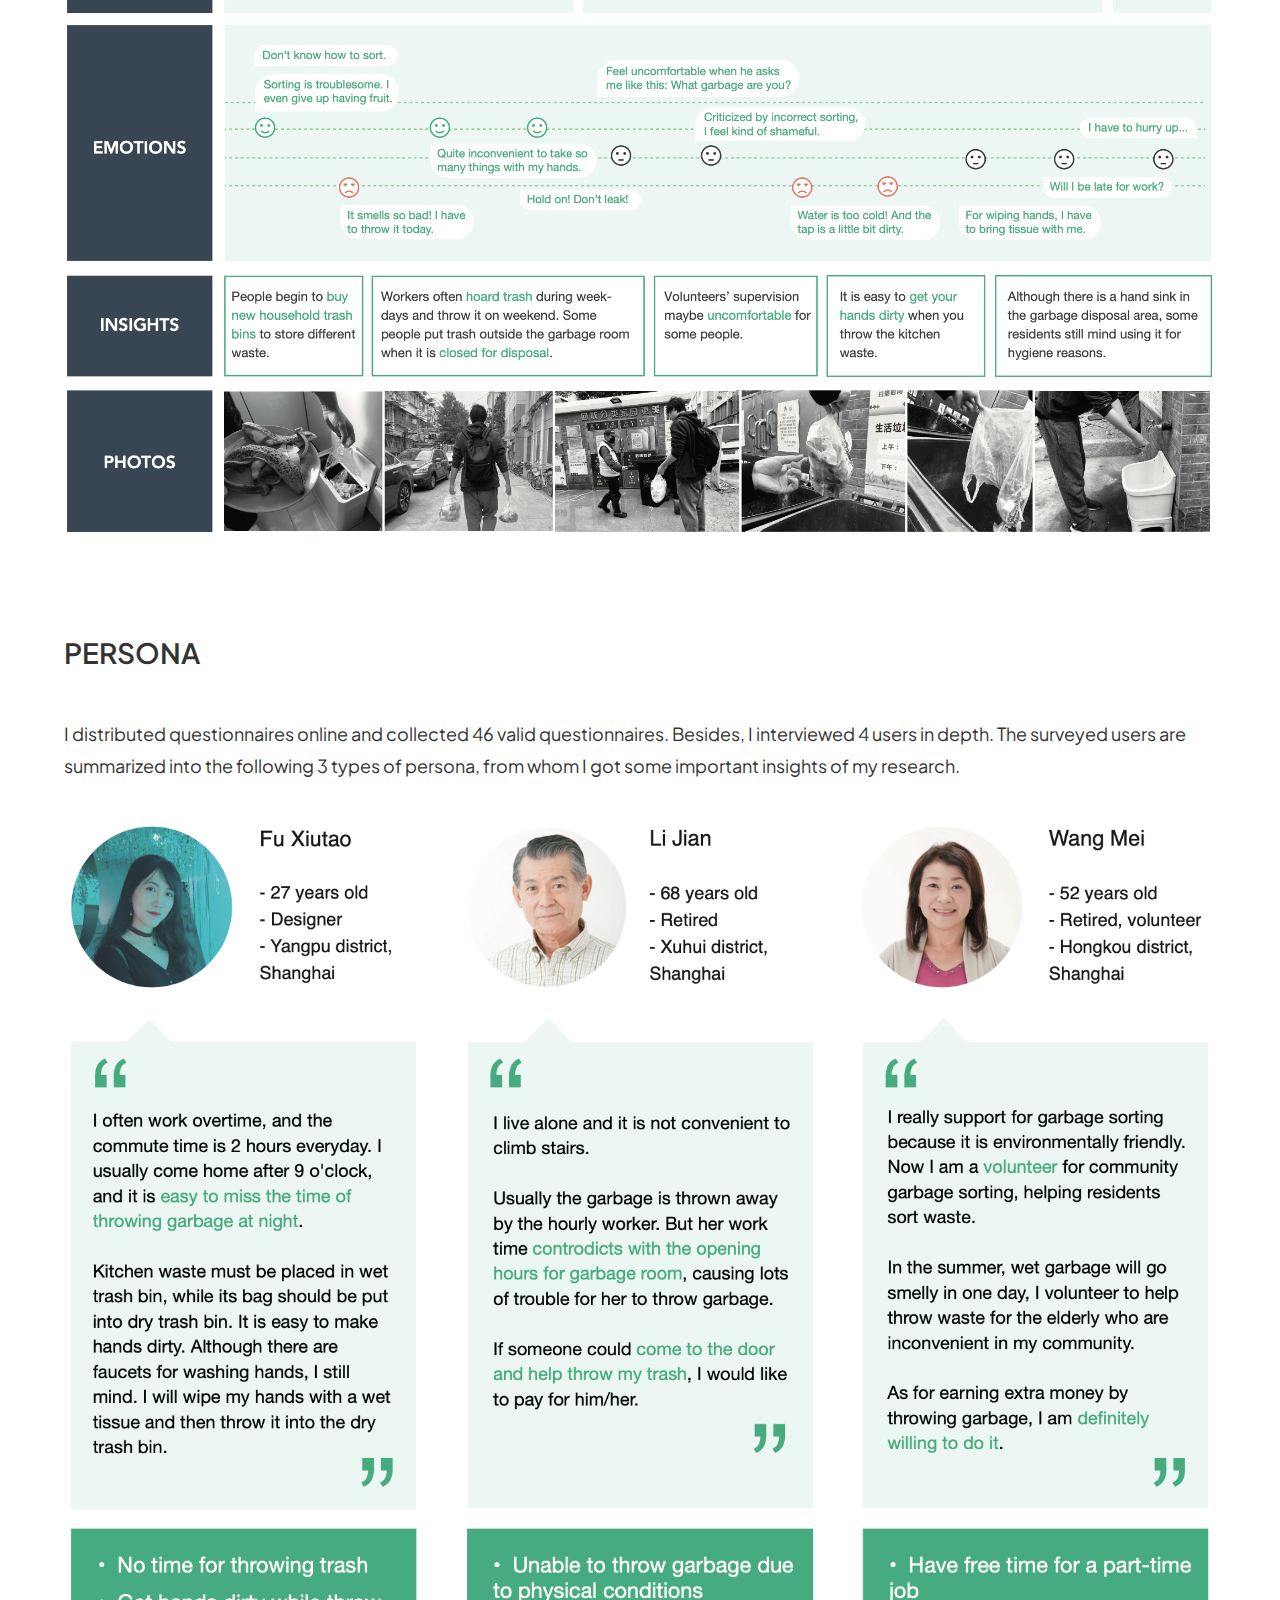
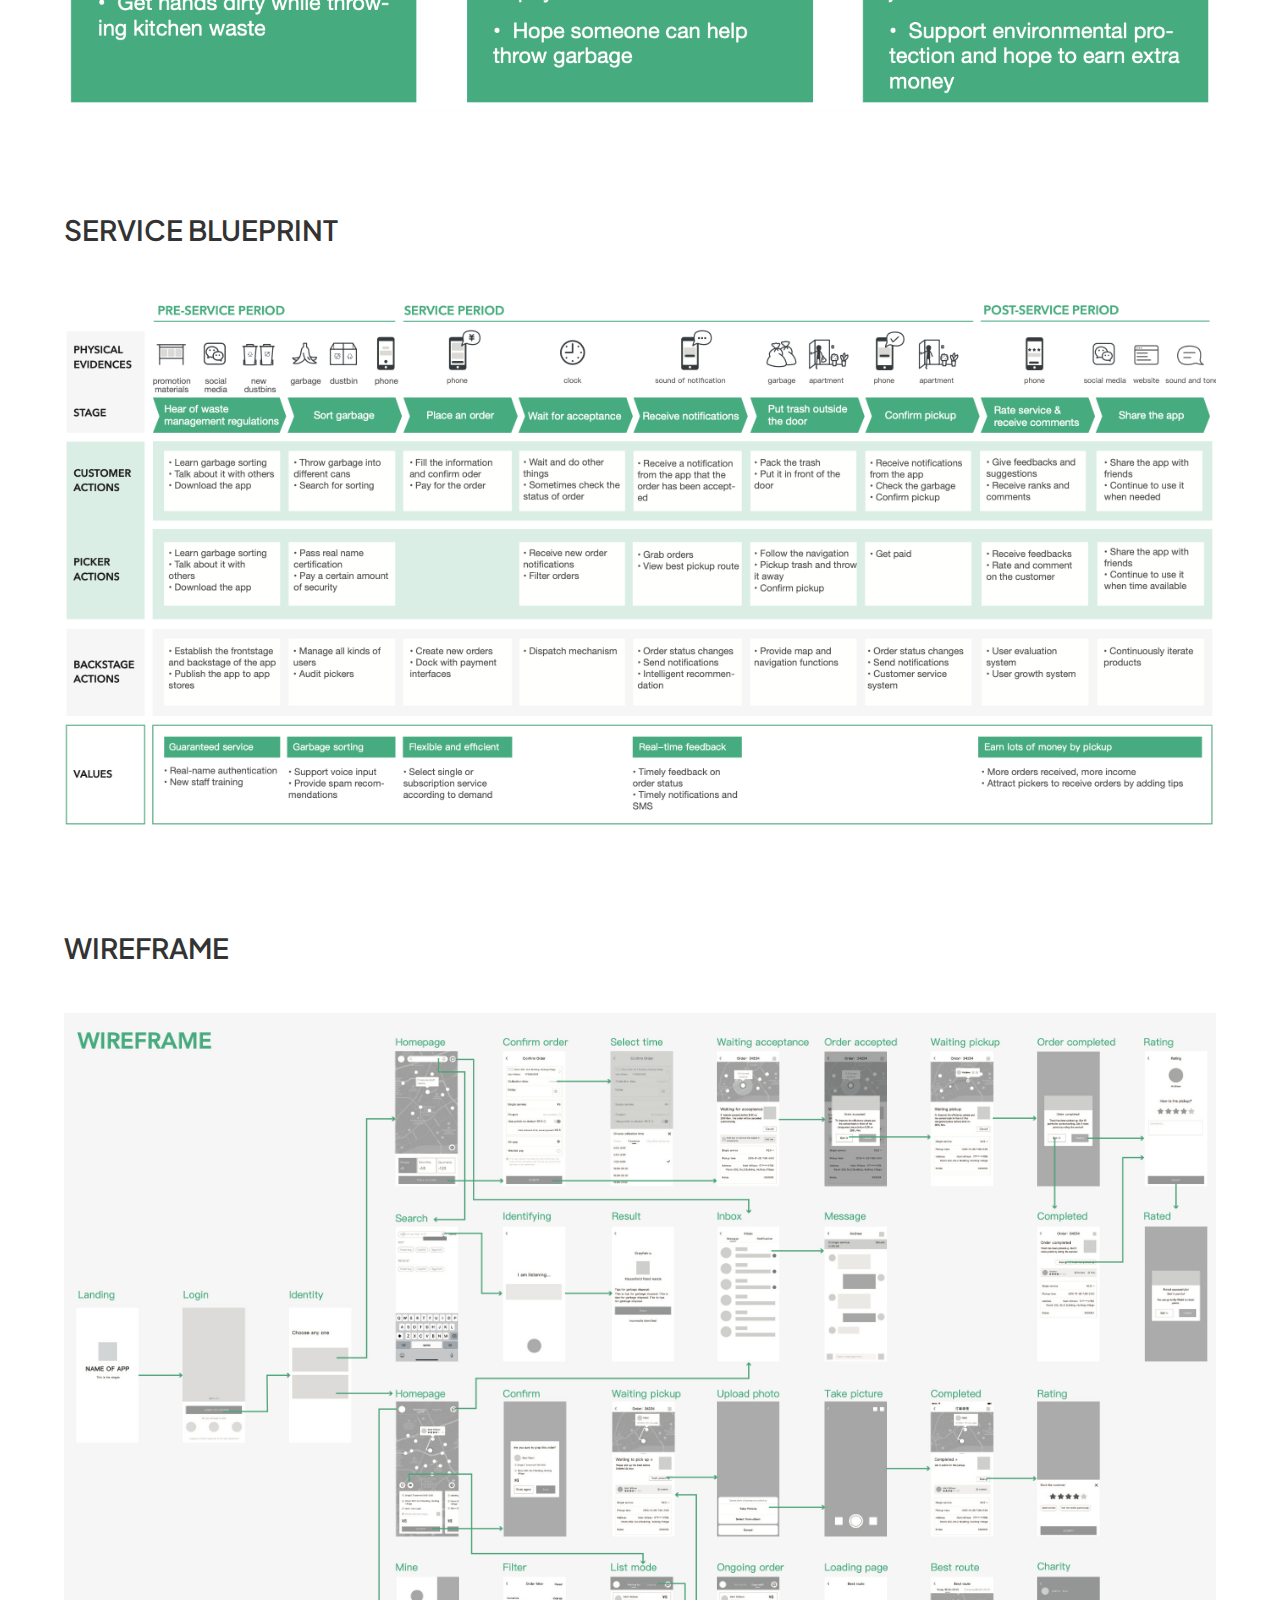
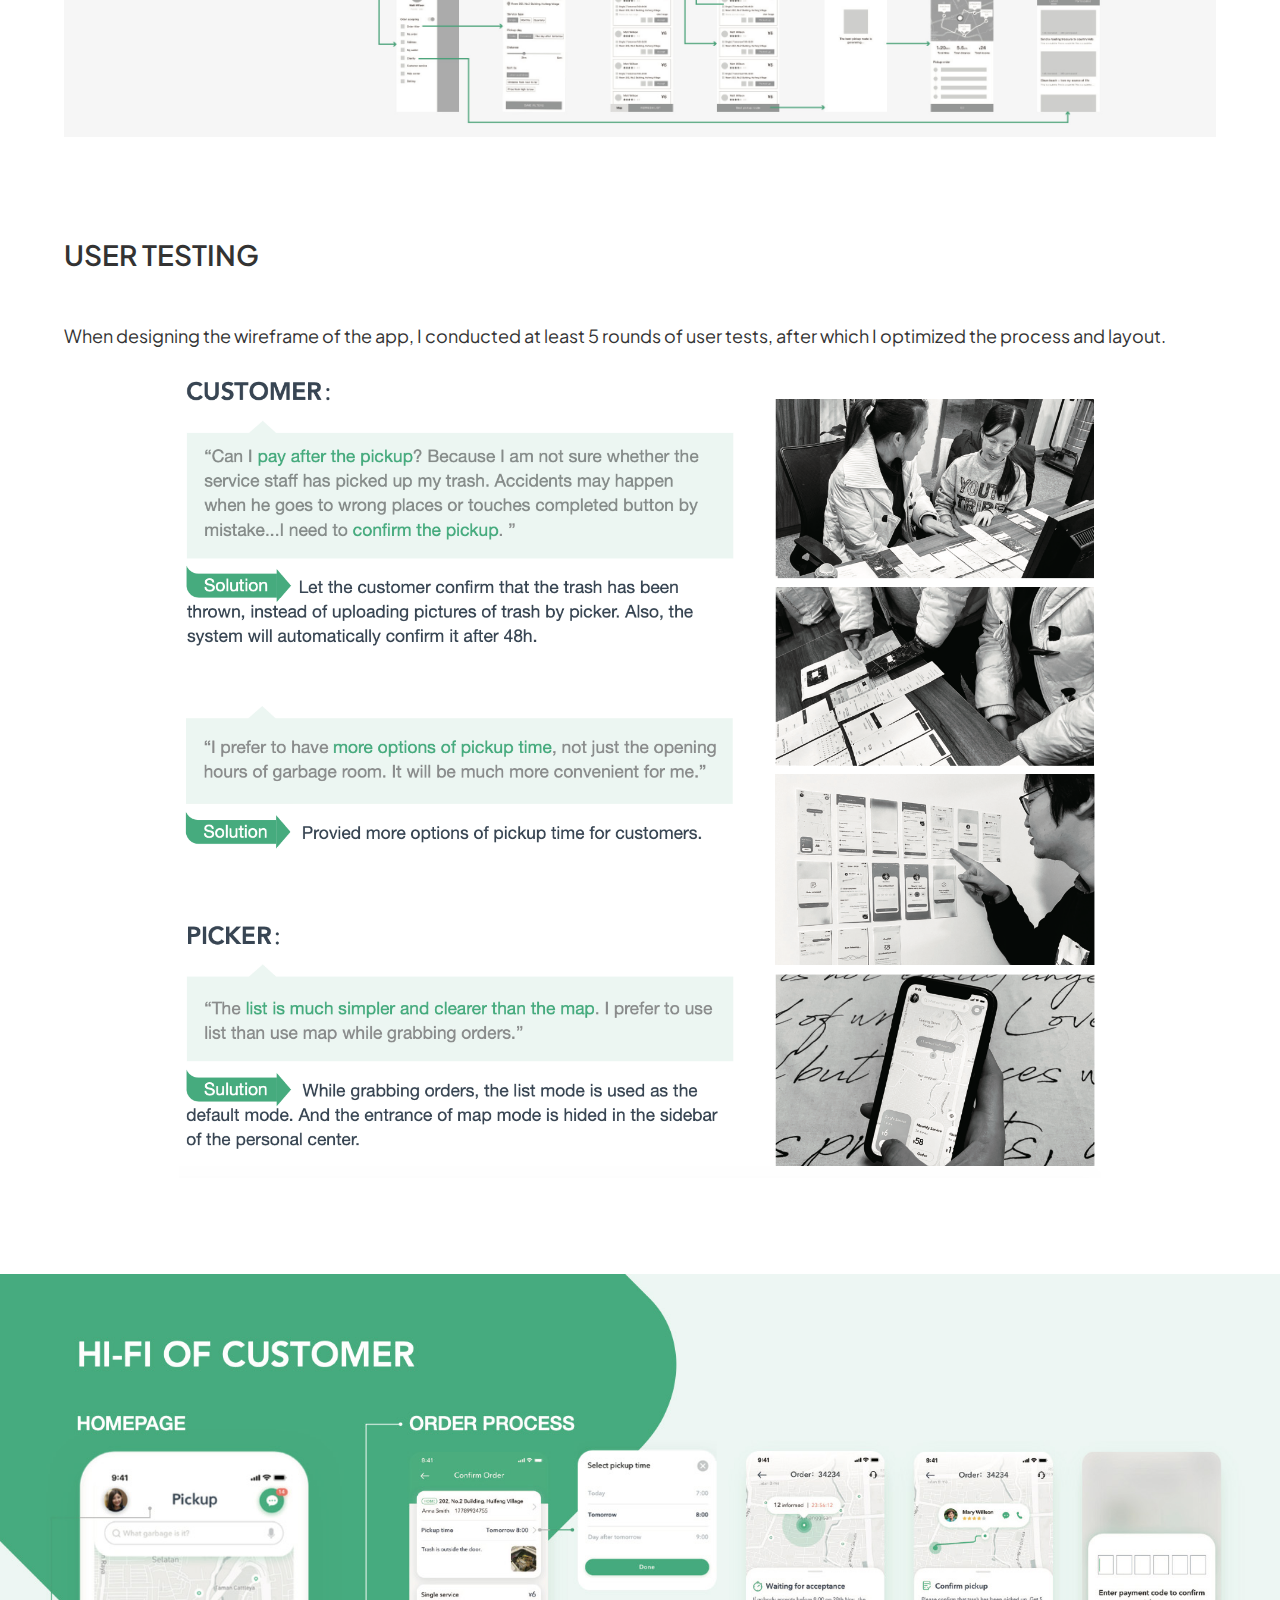
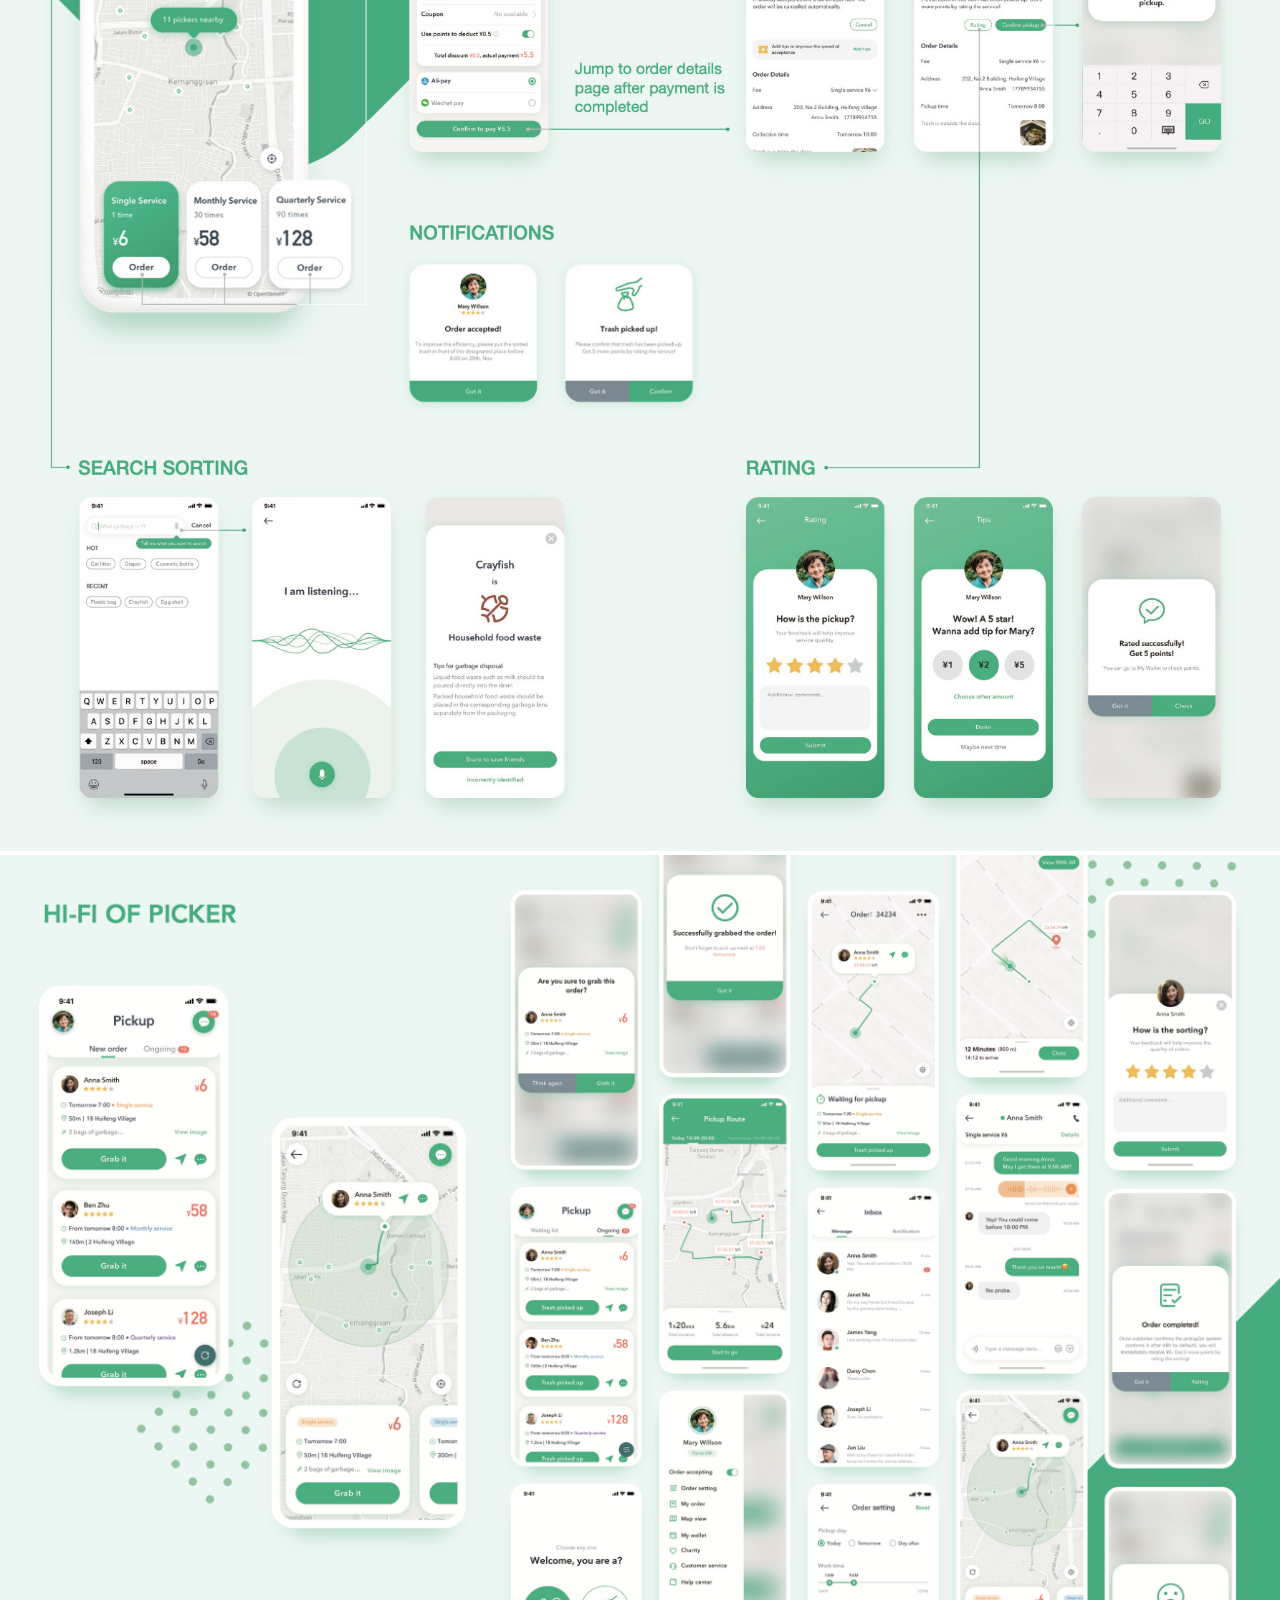
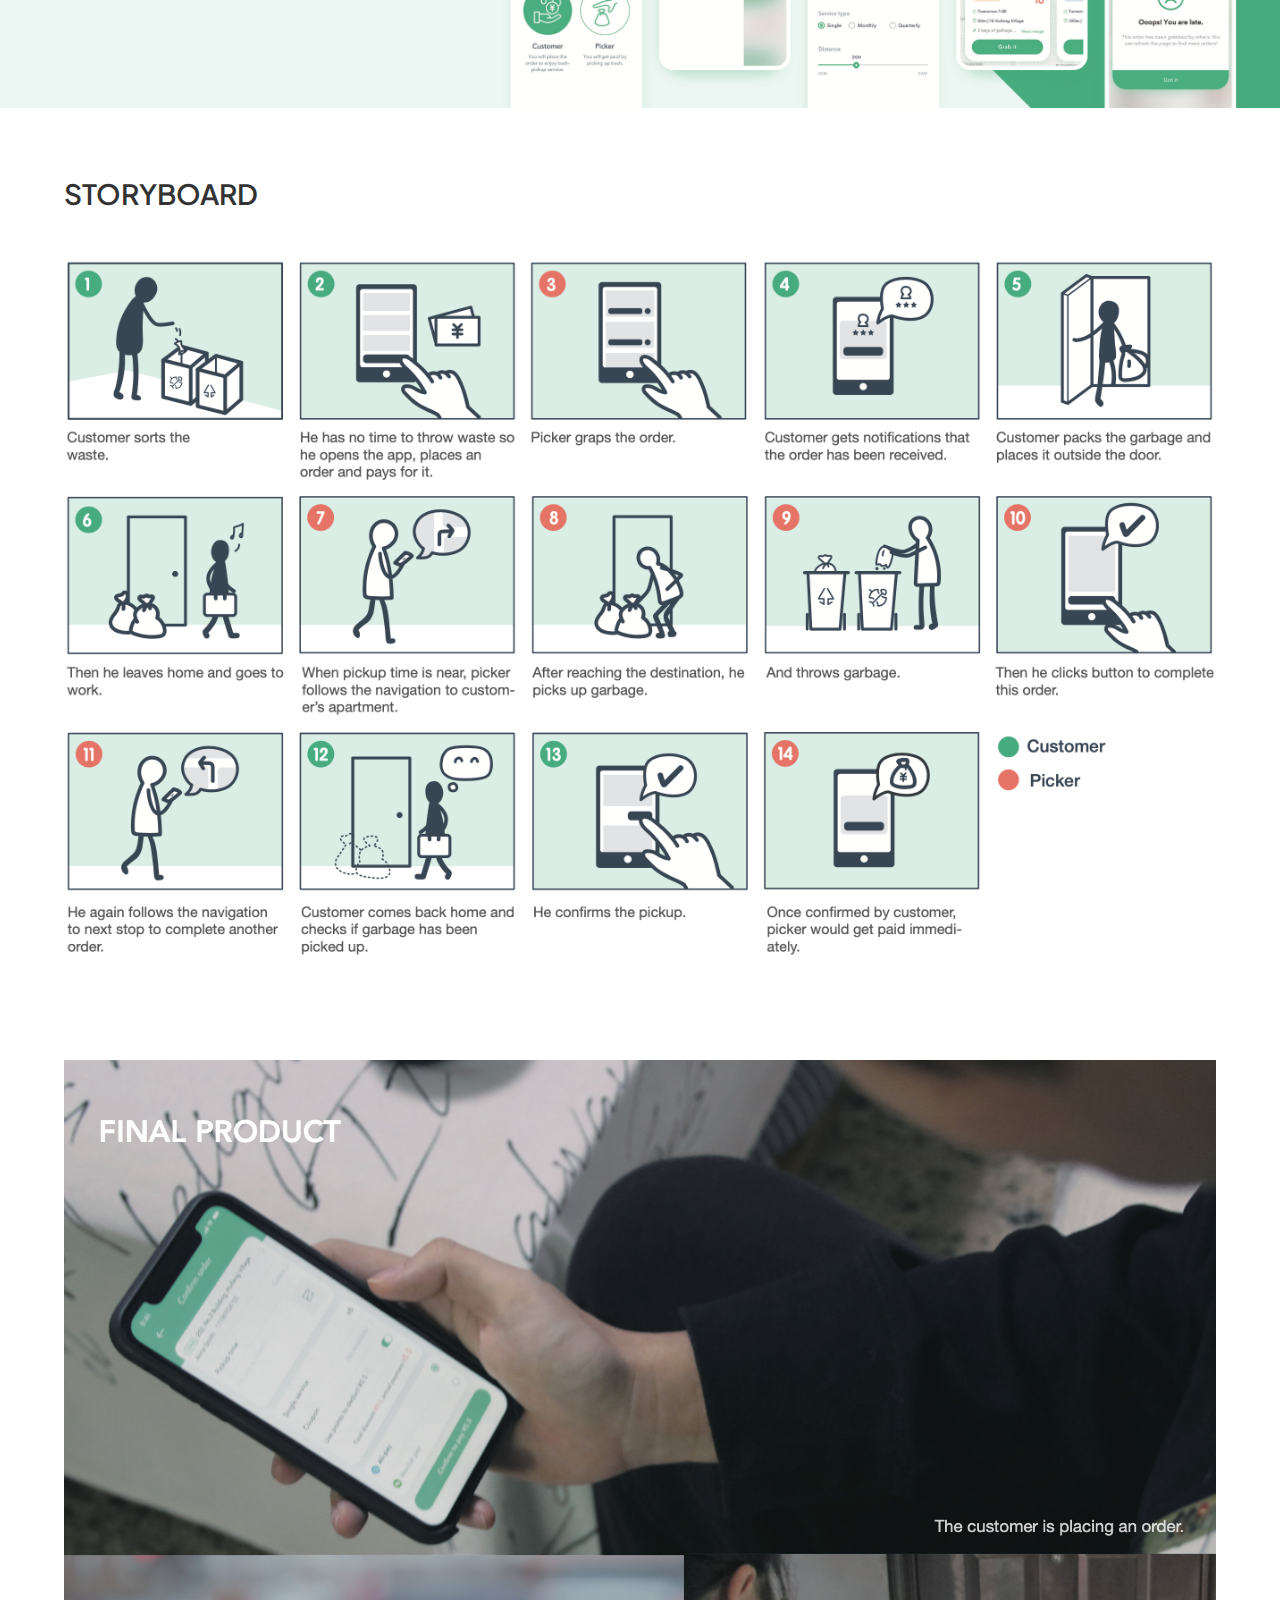
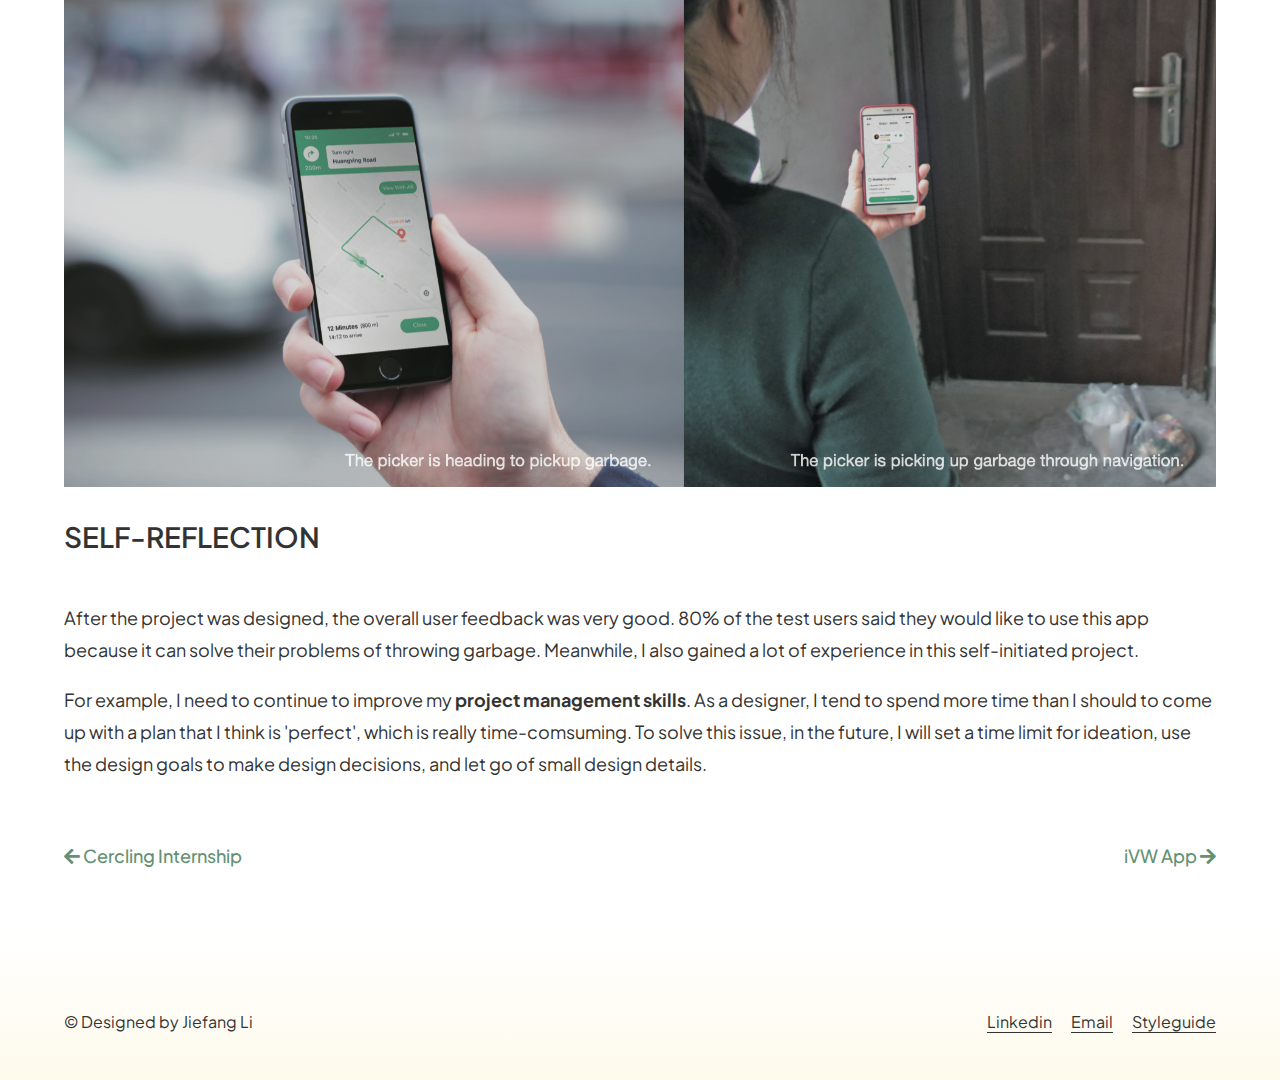
<file: work1.html>
<!DOCTYPE html>
<html lang="en">

<head>
  <meta charset="utf-8">
  <meta name="viewport" content="width=device-width, initial-scale=1, maximum-scale=1, minimum-scale=1"> 
  <title>Jiefang Li</title>
  <link href="css/work1.css" rel="stylesheet">
  <link rel="stylesheet" href="https://cdnjs.cloudflare.com/ajax/libs/font-awesome/5.15.3/css/all.min.css" >

</head>

<body>
  <header>
    <div class="container_nav">
      <a href="index.html" id="my_name">Jiefang Li</a>
      <nav id="top_nav">
        <ul>
          <li><a href="index.html">Work</a ></li>
          <li><a href="about.html">About</a ></li>
          <li ><a href="https://drive.google.com/file/d/1ilSDPr38J20eE-0xOIcTPWDny7pMqRMl/view?usp=share_link">Resume</a ></li>
        </ul>
      </nav>
    </div>
  </header>

  <div id="gradient"></div>
  


    <div class="cover_work">
      <h1>Pickup App</h1>
      <h3>A service to help people pick up garbage and earn tips at the same time</h3> 
    </div>
    <div class="project_overview">
      <div class="overview">
        <h4>Overview</h4>
        <p class="body_text">This is a project I personally initiated to help Shanghai residents solve the problem of garbage recycling difficulties.
          I started this project independently and was responsible for the project's research, interface design, user testing and high-fidelity prototype production.
        </p>
      </div>
      <div class="role_timeline_tool">
        <div class="role">
          <h4>Role</h4>
          <p>UI/UX Designer, Project Management</p>
        </div>
        <div class="timeline">
          <h4>Timeline</h4>
          <p>3 months</p>
        </div>
        <div class="tools">
          <h4>Tools Used</h4>
          <p>Sketch</p>
        </div>
      </div>
    </div>

    <img id="work1_image" src="images/work1/cover.jpg" alt="Product image of Pickup App">

    <div class="content">
      <section>
        <h3>BACKGROUND</h3>
        <!--<img class="image" src="images/work1/bg.jpeg" alt="Backgound information">-->
        <p class="body_text">
          On July 1st, 2019, Shanghai officially implemented new regulations on the management of domestic waste. 
          After this implementation, the community began to remove garbage bins, merged them into several garbage drop-off points. Many communities set these two time periods to throw garbage: 7:00-9:00 and 18:00-20:00. This means numerous office workers who leave early and return late have difficulties throwing trash away during the workday. </p>
        <p class="body_text">
          Shanghai is one of the most densely populated cities in China, with the vast majority of people living in apartments or connected houses. Whether or not we can <span class="strong_text">use the diverse structure of the community to solve the dilemma of office workers</span> has sparked my interest.
        </p>
      </section>

      <section>
        <h3>KNOWING CONTEXT</h3>
        <img class="image" src="images/work1/context.jpeg" alt="Knowing context">
      </section>

      <section>
        <h3>EXPERIENCE MAP</h3>
        <img class="image" src="images/work1/map.png" alt="Experience map">
      </section>

      <section>
        <h3>PERSONA</h3>
        <p class="body_text">
          I distributed questionnaires online and collected 46 valid questionnaires. Besides, I interviewed 4 users in depth. The surveyed users are summarized into the following 3 types of persona, from whom I got some important insights of my research.      </p>
        <img class="image" src="images/work1/persona.png" alt="Persona">
      </section>

      <section>
        <h3>SERVICE BLUEPRINT</h3>
        <img class="image" src="images/work1/service.png" alt="Service blueprint">
      </section>

      <section>
        <h3>WIREFRAME</h3>
        <img class="image" src="images/work1/wireframe.jpeg" alt="Wireframe">
      </section>

      <section>
        <h3>USER TESTING</h3>
        <p class="body_text">
          When designing the wireframe of the app, I conducted at least 5 rounds of user tests, after which I optimized the process and layout.        </p>
        <img class="image_small" src="images/work1/test.png" alt="Usability test">
      </section>
    </div>


      <div>
        <img class="image_large" src="images/work1/hifi1.jpeg" alt="Hi-fi of customers">
        <img class="image_large" src="images/work1/hifi2.png" alt="Hi-fi of picker">
      </div>

    <div class="content">
      <section>
        <h3>STORYBOARD</h3>
        <img class="image" src="images/work1/story.png" alt="Storyboard">
      </section>

      <div>
        <img class="image" src="images/work1/final.jpeg" alt="Final product">
      </div>

      
      <section>
        <h3>SELF-REFLECTION</h3>
        <p class="body_text">
          After the project was designed, the overall user feedback was very good. 80% of the test users said they would like to use this app because it can solve their problems of throwing garbage. Meanwhile, I also gained a lot of experience in this self-initiated project.  </p>      
        <p class="body_text">  
          For example, I need to continue to improve my <span class="strong_text">project management skills</span>. As a designer, I tend to spend more time than I should to come up with a plan that I think is 'perfect', which is really time-comsuming. To solve this issue, in the future, I will set a time limit for ideation, use the design goals to make design decisions, and let go of small design details.</p>

      </section>

    </div>

    <div class="work_navigation">
      <a href="index.html"><i class="fas fa-arrow-left"></i>  Cercling Internship</a>
      <a href="work2.html">iVW App <i class="fas fa-arrow-right"></i></a>
    </div>
    

    <footer>
      <div class="footer_container">
        <p>© Designed by Jiefang Li</p>
        <div class="contact">
          <a href="https://www.linkedin.com/in/lijiefang">Linkedin</a>   
          <a href="mailto:lijiefang001ljf@gmail.com">Email</a>   
          <a href="styleguide.html">Styleguide</a>   
          <!--Knowledge of HTML Email Tag https://www.tutorialspoint.com/html/html_email_links.htm-->   
        </div>
      </div>
    </footer>
 

  </body>
</html>


<!--Visual reference for designing my portfolio: 
  https://www.glorialukdesign.com/
  https://allyklionsky.com/apple-tv
  https://www.aditisaldanha.com/
  https://www.aditisaldanha.com/linkedin-internship
-->
</file>
<file: css/index.css>
/* font */

/*@import url('https://fonts.googleapis.com/css2?family=Inter:wght@300;400;500;700;800&display=swap');
*/

@import url('https://fonts.googleapis.com/css2?family=Inter:wght@300;400;500;700;800&family=Plus+Jakarta+Sans:ital,wght@0,200;0,300;0,400;0,500;0,600;0,800;1,200;1,300;1,400;1,500;1,600;1,800&display=swap');

body {
  font-family: 'Inter', sans-serif;
  font-family: 'Plus Jakarta Sans', sans-serif;
  color: #333333;
  background-color: #FEFAEC;
  margin:0px;
}

h1{
  font-family: 'Inter', sans-serif;
  font-family: 'Plus Jakarta Sans', sans-serif;
  font-size: 48px;
  color: #333333;
}

h2{
  font-family: 'Inter', sans-serif;
  font-family: 'Plus Jakarta Sans', sans-serif;
  color: #333333;
  font-size: 38px;
  font-weight: 700;
}

h3{
  font-family: 'Inter', sans-serif;
  font-family: 'Plus Jakarta Sans', sans-serif;  
  color: #333333;
  font-size: 28px;
}

h4 {
  font-family: 'Inter', sans-serif;
  font-family: 'Plus Jakarta Sans', sans-serif;  
  font-size: 18px;
  color: #333333;
  font-weight: 700;
}
/* font(end)*/


/* Navigation(start) */
header {
  padding-top: 2rem;
}

#my_name {
 font-size: 24px;
 text-decoration: none;
 font-weight: 600;
 color: #333333;
}

.container_nav {
  max-width: 90%;
  margin-left: auto;
  margin-right: auto;
  display:flex;
  justify-content: space-between;
  align-items: center;
}


nav{
  display: table;
}

nav a {
  text-decoration: none;
  font-weight: 600;
  color:#333333;
}

nav a:hover,
nav a:focus {
  color: #649173;
  text-decoration: underline;
  text-underline-offset: 6px;
  /*Show underline on hover: https://stackoverflow.com/questions/22674633/text-that-shows-an-underline-on-hover*/
}

nav ul {
  list-style: none;
  padding: 0;
  display: flex;
}

nav li {
  margin-left:1em;
  margin-right:1em;
  line-height: 40px;
}

/* Navigation(end) */

#gradient {
  height: 660px;
  width: 100%;
  z-index: -100;
  background-color: #FEFAEC; 
  background-image: linear-gradient(#C8E9DB, #FEFAEC);
  /*background-image: linear-gradient(#CFDEF3, #E0EAFC);*/
  top: 0;
  position: absolute;
}

@keyframes moveup {
  from {transform: translateY(0em); opacity: 0;}
  to {transform: translateY(-2em); opacity: 1;}
}

.cover {
  max-width: 90%;
  text-align: left;
  margin-left: auto;
  margin-right: auto;
  margin-top: 6rem;
  animation: moveup 1s forwards;
}

.cover_h4 {
  margin-top: -0.5rem;
  line-height: 2rem;
  font-weight: 500;
  font-size: 18px;
}

.white_color {
  color: #649173;
}

.strong_text {
  font-weight: 700;
}

.works_collection {
  width: 90%;
  margin-left: auto;
  margin-right: auto;
  margin-top: 10rem;
}

.work {
  width: 100%;
  display: flex;
  margin-bottom: 2rem;
}

.work_image {
  width: 36vw;
  border-radius: 20px;
  object-fit: cover;
  object-position: top center;
}

.work_text {
  margin-left: 5vw;
  width: 36vw;
}

.work_intro {
  font-size: 18px;
  line-height: 2rem;
  margin-top: -0.5rem;
}

.view_work {
  padding: 10px 24px;
  font-size: 16px;
  text-decoration: none;
  color: #649173;
  background-color: transparent;
  border-style: none;
  border-radius: 50px;
  outline: #649173 1px solid;
  cursor: pointer;
}

.view_work:hover {
  color: #ffffff;
  background-color: #649173;
  outline: #649173 1px solid;
  cursor: pointer;
  transition: all .4s ease-in-out;
}
/* Knowledge of hovering effect is from https://alvarotrigo.com/blog/best-css-button-hover-effects/*/

/* footer */

footer {
  margin-top: 6rem;
  background-color: #FEFAEC; 
  background-image: linear-gradient(#FEFAEC, #C8E9DB);
  padding-top: 4rem;
  padding-bottom: 10rem;
}

.footer_container {
  text-align: center;
}

.links_image {
  width: 28px;
  margin: 1rem;
}

.in_text_link {
  color:#649173;
  text-decoration: none;
}
  
.in_text_link:hover {
  text-decoration: underline;
  text-underline-offset: 4px;
}
  
.in_text_link:focus {
  text-decoration: underline;
  text-underline-offset: 4px;
}
  
/* footer (end) */

@media only screen and (min-width:300px) and (max-width:480px) {


  nav li {
    margin-left:0.5em;
    margin-right:0.5em;
  }
  

  .cover {
    margin-top: 4rem;
  }

  h1 {
    font-size: 40px;
  }

  .cover_h4 {
    font-size: 16px;
  }

  .works_collection{
    margin-top: 4rem;
  }

  .work h4 {
    margin-top: 0;
  }

  .work h3 {
    margin-bottom: 0.5em;
    margin-top: 0.5em;
  }
  
  .work {
    width: 100%;
    display: flex;
    flex-wrap: wrap;
    margin-bottom: 3rem;
  }
  
  .work_image {
    width: 100%;
    height: 100%;
    border-radius: 20px;
  }
  
  .work_text {
    margin-left: 0;
    width: 100%;
  }
  
  .work_intro {
    font-size: 16px;
    line-height: 1.8rem;
    margin-top: -1rem;
  }

  footer {
    margin-top: 0;
  }
  
  footer h2 {
    font-size: 28px;
  }

  footer p{
    width: 90vw;
    line-height: 1.8rem;
    margin-left: auto;
    margin-right: auto;
  }


}


@media only screen and (min-width:481px) and (max-width:768px) {

  h1 {
    font-size: 40px;
  }

  .cover_h4 {
    font-size: 16px;
  }

  .works_collection{
    margin-top: 6rem;
  }

  .work h4 {
    margin-top: 0;
  }

  .work h3 {
    margin-bottom: 0.5em;
    margin-top: 0.5em;
  }
  
  .work {
    width: 100%;
    display: flex;
    flex-wrap: wrap;
    margin-bottom: 3rem;
  }
  
  .work_image {
    width: 100%;
    height: 100%;
    border-radius: 20px;
  }
  
  .work_text {
    margin-left: 0;
    width: 100%;
  }
  
  .work_intro {
    font-size: 16px;
    line-height: 1.8rem;
    margin-top: -1rem;
  }

  footer {
    margin-top: 2rem;
  }
  
  footer h2 {
    font-size: 28px;
  }

  footer p{
    width: 80vw;
    margin-left: auto;
    margin-right: auto;
    line-height: 1.8rem;
  }

}

@media only screen and (min-width:769px) and (max-width:1120px) {

  .work h4 {
    margin-top: 0;
  }

  .work h3 {
    margin-bottom: 0.5em;
    margin-top: 0.5em;
  }
  
  .work {
    width: 100%;
    display: flex;
    margin-bottom: 2rem;
  }
  
  .work_image {
    width: 36vw;
    border-radius: 20px;
  }
  
  .work_text {
    margin-left: 5vw;
    width: 40vw;
  }
  
  .work_intro {
    font-size: 16px;
    line-height: 1.8rem;
    margin-top: -1rem;
  }
  
  
  }
</file>
<file: css/about.css>
/* font */

/*@import url('https://fonts.googleapis.com/css2?family=Inter:wght@300;400;500;700;800&display=swap');
*/

@import url('https://fonts.googleapis.com/css2?family=Inter:wght@300;400;500;700;800&family=Plus+Jakarta+Sans:ital,wght@0,200;0,300;0,400;0,500;0,600;0,800;1,200;1,300;1,400;1,500;1,600;1,800&display=swap');

body {
  font-family: 'Inter', sans-serif;
  font-family: 'Plus Jakarta Sans', sans-serif;
  color: #333333;
  background-color: #FEFAEC;
  margin:0px;
}

h1{
  font-family: 'Inter', sans-serif;
  font-family: 'Plus Jakarta Sans', sans-serif;
  font-size: 48px;
  color: #649173;
}

h2{
  font-family: 'Inter', sans-serif;
  font-family: 'Plus Jakarta Sans', sans-serif;
  color: #333333;
  font-size: 38px;
  font-weight: 700;
}

h3{
  font-family: 'Inter', sans-serif;
  font-family: 'Plus Jakarta Sans', sans-serif;  
  color: #333333;
  font-size: 28px;
  margin-bottom: 0;
}

h4 {
  font-family: 'Inter', sans-serif;
  font-family: 'Plus Jakarta Sans', sans-serif;  
  font-size: 18px;
  color: #333333;
  font-weight: 700;
}
/* font(end)*/


/* Navigation(start) */
header {
  padding-top: 2rem;
}

#my_name {
 font-size: 24px;
 text-decoration: none;
 font-weight: 600;
 color: #333333;
}

.container_nav {
  max-width: 90%;
  margin-left: auto;
  margin-right: auto;
  display:flex;
  justify-content: space-between;
  align-items: center;
}


nav{
  display: table;
}

nav a {
  text-decoration: none;
  font-weight: 600;
  color:#333333;
}

nav a:hover,
nav a:focus {
  color: #649173;
  text-decoration: underline;
  text-underline-offset: 6px;
  /*Show underline on hover: https://stackoverflow.com/questions/22674633/text-that-shows-an-underline-on-hover*/
}

nav ul {
  list-style: none;
  padding: 0;
  display: flex;
}

nav li {
  margin-left:1em;
  margin-right:1em;
  line-height: 40px;
}

/* Navigation(end) */



.bio {
  width: 90%;
  text-align: left;
  margin-left: auto;
  margin-right: auto;
  margin-top: 6rem;
  display: flex;
  justify-content: space-between;
  flex-wrap: wrap;
  align-items: center;
}

.bio_text {
  width: 50%;
}

.body_text{
font-size: 18px;
line-height: 2rem;}


.strong_text {
  font-weight: 700;
}


.bio_image {
  width: 40%;
  border-radius: 20px;
}

#my_image {
    width: 100%;
    border-radius: 20px;
}


.interests {
  width: 90%;
  text-align: left;
  margin-left: auto;
  margin-right: auto;
  margin-top: 6rem;
}

#photo_container {
  display: flex;
  flex-wrap: wrap;
}

.hobby {
  width: 24%;
}

/* footer */

footer {
  margin-top: 6rem;
  background-color: #FEFAEC; 
  background-image: linear-gradient(#FEFAEC, #C8E9DB);
  padding-top: 4rem;
  padding-bottom: 10rem;
}

.footer_container {
  text-align: center;
}

.links_image {
  width: 28px;
  margin: 1rem;
}

.in_text_link {
  color:#649173;
  text-decoration: none;
}

.in_text_link:hover {
  text-decoration: underline;
  text-underline-offset: 4px;
}
  
.in_text_link:focus {
  text-decoration: underline;
  text-underline-offset: 4px;
}
  
/* footer (end) */


@media only screen and (min-width:300px) and (max-width:480px) {

  nav li {
    margin-left:0.5em;
    margin-right:0.5em;
  }
  

  .bio {
    margin-top: 4rem;
    display: flex;
    flex-wrap: wrap;
  }

  .bio_text{
    order: 1;
    font-size: 16px;
    width: 100%;
  }

  .bio_image{
    order: 2;
    width: 100%;
    border-radius: 20px;
    margin-top: 2rem;
  }


  h1{
    font-size: 40px;
  }

  h3 {
    font-size: 24px;
  }
  
  .body_text{
    font-size: 16px;
  }

  footer {
    margin-top: 2rem;
  }

  .footer_container{
    width: 80%;
    margin-left: auto;
    margin-right: auto;
  }

}


@media only screen and (min-width:481px) and (max-width:768px) {

  .bio {
    margin-top: 4rem;
    display: flex;
    flex-wrap: wrap;
  }

  .bio_text{
    order: 1;
    font-size: 16px;
    width: 100%;
  }

  .bio_image{
    order: 2;
    width: 100%;
    border-radius: 20px;
    margin-top: 2rem;
  }


  h1{
    font-size: 40px;
  }

  h3 {
    font-size: 24px;
  }
  
  .body_text{
    font-size: 16px;
  }

  footer {
    margin-top: 2rem;
  }

  .footer_container{
    width: 80%;
    margin-left: auto;
    margin-right: auto;
  }
}

@media only screen and (min-width:769px) and (max-width:1120px) {

  .bio {
    margin-top: 4rem;
  }

  h1{
    font-size: 40px;
  }

  h3 {
    font-size: 24px;
  }
  
  .body_text{
    font-size: 16px;
  }

  footer {
    margin-top: 2rem;
  }
  
  }
</file>
<file: css/styleguide.css>
/* font */

@import url('https://fonts.googleapis.com/css2?family=Inter:wght@300;400;500;700;800&family=Plus+Jakarta+Sans:ital,wght@0,200;0,300;0,400;0,500;0,600;0,800;1,200;1,300;1,400;1,500;1,600;1,800&display=swap');


body {
  font-family: 'Inter', sans-serif;
  font-family: 'Plus Jakarta Sans', sans-serif;
  color: #333333;
  background-color: #FEFAEC;
  margin:0px;
}

h1{
  font-family: 'Inter', sans-serif;
  font-family: 'Plus Jakarta Sans', sans-serif;
  font-size: 48px;
  color: #333333;
}

h2{
  font-family: 'Inter', sans-serif;
  font-family: 'Plus Jakarta Sans', sans-serif;
  color: #333333;
  font-size: 38px;
  font-weight: 700;
  margin-bottom: 0;
  margin-top: 6rem;
}

h3{
  font-family: 'Inter', sans-serif;
  font-family: 'Plus Jakarta Sans', sans-serif;  
  color: #649173;
  font-size: 28px;
  margin-top: 0;
}

h4 {
  font-family: 'Inter', sans-serif;
  font-family: 'Plus Jakarta Sans', sans-serif;  
  font-size: 18px;
  color: #333333;
  font-weight: 700;
}
/* font(end)*/




.container_content {
  margin-left: auto;
  margin-right: auto;
  max-width: 90%;
}

section {
  margin-top: 2rem;
}


nav{
  display: table;
}

nav a {
  text-decoration: none;
  font-weight: 600;
  color:#333333;
}

nav a:hover,
nav a:focus {
  color: #649173;
  text-decoration: underline;
  text-underline-offset: 6px;
  /*Show underline on hover: https://stackoverflow.com/questions/22674633/text-that-shows-an-underline-on-hover*/
}

nav ul {
  list-style: none;
  padding: 0;
  display: flex;
}

nav li {
  margin-left:1em;
  margin-right:1em;
  line-height: 40px;
}



header {
  text-align: center;
}


/* navigation bar */
.navigation {
 padding-top: 0.5rem;
}

.sticky {
  position: sticky;
  top:0;
  background-color: #FEFAEC;
  z-index: 400;
  display: flex;
  justify-content: center;
  width: 100%;
}


li {
  margin-bottom: 1rem;
}

/* 
  INTERACTIVE ELEMENTS -------------------
*/

.section1_wrapper {
  display: flex;
  flex-wrap: wrap;
  justify-content: space-between;
  align-items: stretch;
  flex-direction: row;
}

/* in_text_link */

.in_text_link_section {
  width: 26vw;
  padding: 1rem;
  background-color: #ffffff;
  border-radius: 20px;
}

.in_text_link {
  color:#649173;
  text-decoration: none;
}
  
.in_text_link:hover {
  text-decoration: underline;
  text-underline-offset: 4px;
}
  
.in_text_link:focus {
  text-decoration: underline;
  text-underline-offset: 4px;
}


/* navigation_link */

.nav_link_section{
  width: 26vw;
  padding: 1rem;
  background-color: #ffffff;
  border-radius: 20px;
}


/* buttons (start) */

.view_work {
  padding: 10px 24px;
  font-size: 16px;
  text-decoration: none;
  color: #649173;
  background-color: transparent;
  border-style: none;
  border-radius: 50px;
  outline: #649173 1px solid;
  cursor: pointer;
}

.view_work:hover {
  color: #ffffff;
  background-color: #649173;
  outline: #649173 1px solid;
  cursor: pointer;
  transition: all .4s ease-in-out;
}


.button_section {
  width: 26vw;
  padding: 1rem;
  background-color: #ffffff;
  border-radius: 20px;
}
/* buttons (end) */


.image_as_link_section {
  width: 26vw;
  padding: 1rem;
  background-color: #ffffff;
  border-radius: 20px;
}

.image_link {
  max-width: 30%;
  display: block;
}

.image_link:hover {
  opacity:0.7; }

.image_link:focus {
  opacity:0.7;}

/* 
  TEXT ELEMENTS -------------------
*/

.heading_section {
  box-sizing: border-box;
  width: 100%;
  padding: 1rem;
  background-color: #ffffff;
  border-radius: 20px;
  margin-top: 2rem;
}

.heading_section h2 {
  margin-top: 0;
}

.heading_section h3 {
  margin-top: 1rem;
  color: #333333;
}

.body_text{
  font-size: 18px;
  line-height: 2rem;}

.strong_text {
  font-weight: 700;
}
  
.paragraph_section {
  box-sizing: border-box;
  width: 100%;
  padding: 1rem;
  background-color: #ffffff;
  border-radius: 20px;
  margin-top: 2rem;
}


/* 
  COMBINED ELEMENTS -------------------
*/

.main_nav_section {
  box-sizing: border-box;
  width: 100%;
  padding: 1rem;
  background-color: #ffffff;
  border-radius: 20px;
  margin-top: 2rem;
}

#my_name {
  font-size: 24px;
  text-decoration: none;
  font-weight: 600;
  color: #333333;
 }

.container_nav {
  max-width: 90%;
  display:flex;
  justify-content: space-between;
  align-items: center;
  background-color: #ffffff;
  margin-left: auto;
  margin-right: auto;
}

/*work navigation*/

.work_navigation_section {
  box-sizing: border-box;
  width: 100%;
  padding: 1rem;
  background-color: #ffffff;
  border-radius: 20px;
  margin-top: 2rem;
}

.work_navigation {
  width: 90%;
  display: flex;
  justify-content: space-between;
  margin-left: auto;
  margin-right: auto;
  margin-bottom: 1rem;
}

.work_navigation a {
  text-decoration: none;
  color: #649173;
  font-size: 18px;
  font-weight: 500;
}

.work_navigation a:hover {
  text-decoration: underline;
  text-underline-offset: 6px;

}

.work_navigation a:focus {
  text-decoration: underline;
  text-underline-offset: 6px;

}

/* project listing (start) */

.project_list_section {
  box-sizing: border-box;
  width: 100%;
  padding: 1rem;
  background-color: #ffffff;
  border-radius: 20px;
  margin-top: 2rem;
}

.works_collection {
  padding: 1rem;
  border-radius: 20px;
  margin-top: 2rem;
}

.work {
  display: flex;
  margin-bottom: 2rem;
}

.work_image {
  width: 36vw;
  border-radius: 20px;
}

#work_image3 {
  border: #e6e6e6 solid 1px;
}

.work_text {
  margin-left: 4vw;
  width: 36vw;
}

.work_text h3 {
  color: #333333;
}

.work_intro {
  font-size: 18px;
  line-height: 2rem;
  margin-top: -0.5rem;
}
/* product card (end) */



/* 
  BRANDING IDEAS -------------------
*/

.element {
  box-sizing: border-box;
  width: 100%;
  padding: 1rem;
  background-color: #ffffff;
  border-radius: 20px;
  margin-top: 2rem;
  margin-left: auto;
  margin-right: auto;
}


/* 
  BRANDING COMPONENTS -------------------
*/

.color_palettes div{
  padding:2rem;
  margin-top:1rem;
}


#palette1 {
  background-color: #C8E9DB;
  font-weight: bolder;
}

#palette2 {
  background-color: #FEFAEC;
  font-weight: bolder;
  color:#333333;
}


#palette3 {
  background-color: #649173;
  font-weight: bolder;
  color:#ffffff;
}

#palette4 {
  background-color: #333333;
  font-weight: bolder;
  color:#ffffff;
}

#palette5 {
  background-color: #888888;
  font-weight: bolder;
  color:#ffffff;
}

.text-under-palettes {
  font-weight: 200;
}

#citations {
  margin-bottom: 6rem;
}
</file>
<file: css/work.css>
/* font */

/*@import url('https://fonts.googleapis.com/css2?family=Inter:wght@300;400;500;700;800&display=swap');
*/

@import url('https://fonts.googleapis.com/css2?family=Inter:wght@300;400;500;700;800&family=Plus+Jakarta+Sans:ital,wght@0,200;0,300;0,400;0,500;0,600;0,800;1,200;1,300;1,400;1,500;1,600;1,800&display=swap');

body {
  font-family: 'Inter', sans-serif;
  font-family: 'Plus Jakarta Sans', sans-serif;
  color: #333333;
  background-color: #FEFAEC;
  margin:0px;
}

h1{
  font-family: 'Inter', sans-serif;
  font-family: 'Plus Jakarta Sans', sans-serif;
  font-size: 48px;
  color: #333333;
}

h2{
  font-family: 'Inter', sans-serif;
  font-family: 'Plus Jakarta Sans', sans-serif;
  color: #333333;
  font-size: 38px;
  font-weight: 700;
}

h3{
  font-family: 'Inter', sans-serif;
  font-family: 'Plus Jakarta Sans', sans-serif;  
  color: #333333;
  font-size: 28px;
}

h4 {
  font-family: 'Inter', sans-serif;
  font-family: 'Plus Jakarta Sans', sans-serif;  
  font-size: 18px;
  color: #333333;
  font-weight: 700;
}
/* font(end)*/


/* Navigation(start) */
header {
  padding-top: 2rem;
}

#my_name {
 font-size: 24px;
 text-decoration: none;
 font-weight: 600;
 color: #333333;
}

.container_nav {
  max-width: 90%;
  margin-left: auto;
  margin-right: auto;
  display:flex;
  justify-content: space-between;
  align-items: center;
}


nav{
  display: table;
}

nav a {
  text-decoration: none;
  font-weight: 600;
  color:#333333;
}

nav a:hover,
nav a:focus {
  color: #649173;
  text-decoration: underline;
  text-underline-offset: 6px;
  /*Show underline on hover: https://stackoverflow.com/questions/22674633/text-that-shows-an-underline-on-hover*/
}

nav ul {
  list-style: none;
  padding: 0;
  display: flex;
}

nav li {
  margin-left:1em;
  margin-right:1em;
  line-height: 40px;
}

/* Navigation(end) */

#gradient {
  height: 660px;
  width: 100%;
  z-index: -100;
  background-color: #FEFAEC; 
  background-image: linear-gradient(#C8E9DB, #FEFAEC);
  /*background-image: linear-gradient(#CFDEF3, #E0EAFC);*/
  top: 0;
  position: absolute;
}


.cover {
  max-width: 90%;
  text-align: left;
  margin-left: auto;
  margin-right: auto;
  margin-top: 6rem;
}

.cover_h4 {
  margin-top: -0.5rem;
  line-height: 2rem;
  font-weight: 500;
  font-size: 18px;
}

.white_color {
  color: #649173;
}

.strong_text {
  font-weight: 700;
}

.works_collection {
  width: 90%;
  margin-left: auto;
  margin-right: auto;
  margin-top: 10rem;
}

.work {
  width: 100%;
  display: flex;
  margin-bottom: 2rem;
}

.work_image {
  width: 36vw;
  border-radius: 20px;
  object-fit: cover;
  object-position: top center;
}

.work_text {
  margin-left: 5vw;
  width: 36vw;
}

.work_intro {
  font-size: 18px;
  line-height: 2rem;
  margin-top: -0.5rem;
}

.view_work {
  padding: 10px 24px;
  font-size: 16px;
  text-decoration: none;
  color: #649173;
  background-color: transparent;
  border-style: none;
  border-radius: 50px;
  outline: #649173 1px solid;
  cursor: pointer;
}

.view_work:hover {
  color: #ffffff;
  background-color: #649173;
  outline: #649173 1px solid;
  cursor: pointer;
  transition: all .4s ease-in-out;
}
/* Knowledge of hovering effect is from https://alvarotrigo.com/blog/best-css-button-hover-effects/*/

/* footer */

footer {
  margin-top: 6rem;
  background-color: #FEFAEC; 
  background-image: linear-gradient(#FEFAEC, #C8E9DB);
  padding-top: 4rem;
  padding-bottom: 10rem;
}

.footer_container {
  text-align: center;
}

.links_image {
  width: 28px;
  margin: 1rem;
}

.in_text_link {
  color:#649173;
  text-decoration: none;
}
  
.in_text_link:hover {
  text-decoration: underline;
  text-underline-offset: 4px;
}
  
.in_text_link:focus {
  text-decoration: underline;
  text-underline-offset: 4px;
}
  
/* footer (end) */

@media only screen and (min-width:300px) and (max-width:480px) {


  nav li {
    margin-left:0.5em;
    margin-right:0.5em;
  }
  

  .cover {
    margin-top: 4rem;
  }

  h1 {
    font-size: 40px;
  }

  .cover_h4 {
    font-size: 16px;
  }

  .works_collection{
    margin-top: 4rem;
  }

  .work h4 {
    margin-top: 0;
  }

  .work h3 {
    margin-bottom: 0.5em;
    margin-top: 0.5em;
  }
  
  .work {
    width: 100%;
    display: flex;
    flex-wrap: wrap;
    margin-bottom: 3rem;
  }
  
  .work_image {
    width: 100%;
    height: 100%;
    border-radius: 20px;
  }
  
  .work_text {
    margin-left: 0;
    width: 100%;
  }
  
  .work_intro {
    font-size: 16px;
    line-height: 1.8rem;
    margin-top: -1rem;
  }

  footer {
    margin-top: 0;
  }
  
  footer h2 {
    font-size: 28px;
  }

  footer p{
    width: 90vw;
    line-height: 1.8rem;
    margin-left: auto;
    margin-right: auto;
  }


}


@media only screen and (min-width:481px) and (max-width:768px) {

  h1 {
    font-size: 40px;
  }

  .cover_h4 {
    font-size: 16px;
  }

  .works_collection{
    margin-top: 6rem;
  }

  .work h4 {
    margin-top: 0;
  }

  .work h3 {
    margin-bottom: 0.5em;
    margin-top: 0.5em;
  }
  
  .work {
    width: 100%;
    display: flex;
    flex-wrap: wrap;
    margin-bottom: 3rem;
  }
  
  .work_image {
    width: 100%;
    height: 100%;
    border-radius: 20px;
  }
  
  .work_text {
    margin-left: 0;
    width: 100%;
  }
  
  .work_intro {
    font-size: 16px;
    line-height: 1.8rem;
    margin-top: -1rem;
  }

  footer {
    margin-top: 2rem;
  }
  
  footer h2 {
    font-size: 28px;
  }

  footer p{
    width: 80vw;
    margin-left: auto;
    margin-right: auto;
    line-height: 1.8rem;
  }

}

@media only screen and (min-width:769px) and (max-width:1120px) {

  .work h4 {
    margin-top: 0;
  }

  .work h3 {
    margin-bottom: 0.5em;
    margin-top: 0.5em;
  }
  
  .work {
    width: 100%;
    display: flex;
    margin-bottom: 2rem;
  }
  
  .work_image {
    width: 36vw;
    border-radius: 20px;
  }
  
  .work_text {
    margin-left: 5vw;
    width: 40vw;
  }
  
  .work_intro {
    font-size: 16px;
    line-height: 1.8rem;
    margin-top: -1rem;
  }
  
  
  }
</file>
<file: css/work1.css>
/* font */

/*@import url('https://fonts.googleapis.com/css2?family=Inter:wght@300;400;500;700;800&display=swap');
*/

@import url('https://fonts.googleapis.com/css2?family=Inter:wght@300;400;500;700;800&family=Plus+Jakarta+Sans:ital,wght@0,200;0,300;0,400;0,500;0,600;0,800;1,200;1,300;1,400;1,500;1,600;1,800&display=swap');

body {
  font-family: 'Inter', sans-serif;
  font-family: 'Plus Jakarta Sans', sans-serif;
  color: #333333;
  background-color: #ffffff;
  margin:0px;
}

h1{
  font-family: 'Inter', sans-serif;
  font-family: 'Plus Jakarta Sans', sans-serif;
  font-size: 48px;
  color: #333333;
}

h2{
  font-family: 'Inter', sans-serif;
  font-family: 'Plus Jakarta Sans', sans-serif;
  color: #333333;
  font-size: 38px;
  font-weight: 700;
}

h3{
  font-family: 'Inter', sans-serif;
  font-family: 'Plus Jakarta Sans', sans-serif;  
  color: #333333;
  font-size: 28px;
  font-weight: 600;
}

h4 {
  font-family: 'Inter', sans-serif;
  font-family: 'Plus Jakarta Sans', sans-serif;  
  font-size: 18px;
  color: #333333;
  font-weight: 700;
  margin-bottom: 0;
}

p {
  margin-top: 1rem;
}

.cover_work h3{
padding-bottom: 4rem;
border-bottom: #d6d6d6 solid 1px;}


/* font(end)*/


/* Navigation(start) */
header {
  padding-top: 2rem;
}

#my_name {
 font-size: 24px;
 text-decoration: none;
 font-weight: 600;
 color: #333333;
}

.container_nav {
  max-width: 90%;
  margin-left: auto;
  margin-right: auto;
  display:flex;
  justify-content: space-between;
  align-items: center;
}


nav{
  display: table;
}

nav a {
  text-decoration: none;
  font-weight: 600;
  color:#333333;
}

nav a:hover,
nav a:focus {
  color: #649173;
  text-decoration: underline;
  text-underline-offset: 6px;
  /*Show underline on hover: https://stackoverflow.com/questions/22674633/text-that-shows-an-underline-on-hover*/
}

nav ul {
  list-style: none;
  padding: 0;
  display: flex;
}

nav li {
  margin-left:1em;
  margin-right:1em;
  line-height: 40px;
}

/* Navigation(end) */

#gradient {
  height: 900px;
  width: 100%;
  z-index: -100;
  background-color: #FEFAEC; 
  background-image: linear-gradient(#C8E9DB, #FEFAEC);
  /*background-image: linear-gradient(#CFDEF3, #E0EAFC);*/
  top: 0;
  position: absolute;
}


.cover_work {
  width: 90%;
  margin-left: auto;
  margin-right: auto;
  margin-top: 6rem;
}

.project_overview {
  width: 90%;
  margin-left: auto;
  margin-right: auto;
  margin-bottom: 4rem;
  display: flex;
  flex-wrap: wrap;
  justify-content: space-between;
}

.overview {
  width: 50%;
}

.role_timeline_tool{
  width: 40%;

}

.strong_text {
  font-weight: 700;
}

.body_text{
  font-size: 18px;
  line-height: 2rem;}

#work1_image {
  width: 100%;
}

.content {
  width: 90%;
  margin-left: auto;
  margin-right: auto;
  margin-top: 4rem;
}

.image {
  width: 100%;
}

.image_large {
  width: 100%;
}


.image_small {
  width: 80%;
  display: block;
  margin: 0 auto;
}

section {
  margin-bottom: 6rem;
}

section h3{
  margin-bottom: 3rem;
}

.work_navigation {
  margin-top: -2rem;
  width: 90%;
  display: flex;
  justify-content: space-between;
  margin-left: auto;
  margin-right: auto;
}

.work_navigation a {
  text-decoration: none;
  color: #649173;
  font-size: 18px;
  font-weight: 500;
}

.work_navigation a:hover {
  text-decoration: underline;
  text-underline-offset: 6px;

}

.work_navigation a:focus {
  text-decoration: underline;
  text-underline-offset: 6px;

}



/* footer */

footer {
  margin-top: 4rem;
  background-color: #FEFAEC; 
  background-image: linear-gradient(#ffffff,#FEFAEC);
  padding-top: 4rem;
  padding-bottom: 2rem;
}

.footer_container {
  display: flex;
  justify-content: space-between;
  width: 90%;
  margin: 0 auto;
  align-items: center;
}

.footer_container a {
  text-decoration: underline;
  color: #333333;
  text-underline-offset: 4px;
  margin-left: 1rem;
}

.footer_container a:hover {
  color: #649173;
}
  
.footer_container a:focus {
  color: #649173;
}
  
/* footer (end) */



@media only screen and (min-width:300px) and (max-width:480px) {

  nav li {
    margin-left:0.5em;
    margin-right:0.5em;
  }
  
  .image_small {
    width: 100%;
  }

  .cover_work {
    margin-top: 2rem;
  }

  .cover_work h1 {
    font-size: 40px;
  }

  .cover_work h3 {
    font-size: 22px;
    padding-bottom: 1rem;
  }

  .project_overview {
    display: block;
  }

  .overview {
    width: 100%;
  }

  .role_timeline_tool {
    width: 100%;
  }

  .body_text{
    font-size: 16px;
    line-height: 1.7rem;
  }

  .work_navigation a{
    font-size: 16px;
  }

  footer {
    margin-top: 2rem;
  }

  .footer_container {
    display: block;
    text-align: center;
  }

  .footer_container a {
    margin-left: 0.5rem;
    margin-right: 0.5rem;
  }
}


@media only screen and (min-width:481px) and (max-width:768px) {

  .image_small {
    width: 100%;
  }

  .cover_work {
    margin-top: 4rem;
  }

  .cover_work h1 {
    font-size: 40px;
  }

  .cover_work h3 {
    font-size: 22px;
    padding-bottom: 2rem;
  }

  .body_text{
    font-size: 16px;
    line-height: 1.7rem;
  }

  footer {
    margin-top: 2rem;
  }
}

@media only screen and (min-width:769px) and (max-width:1120px) {

  .image_small {
    width: 100%;
  }
  }
</file>
